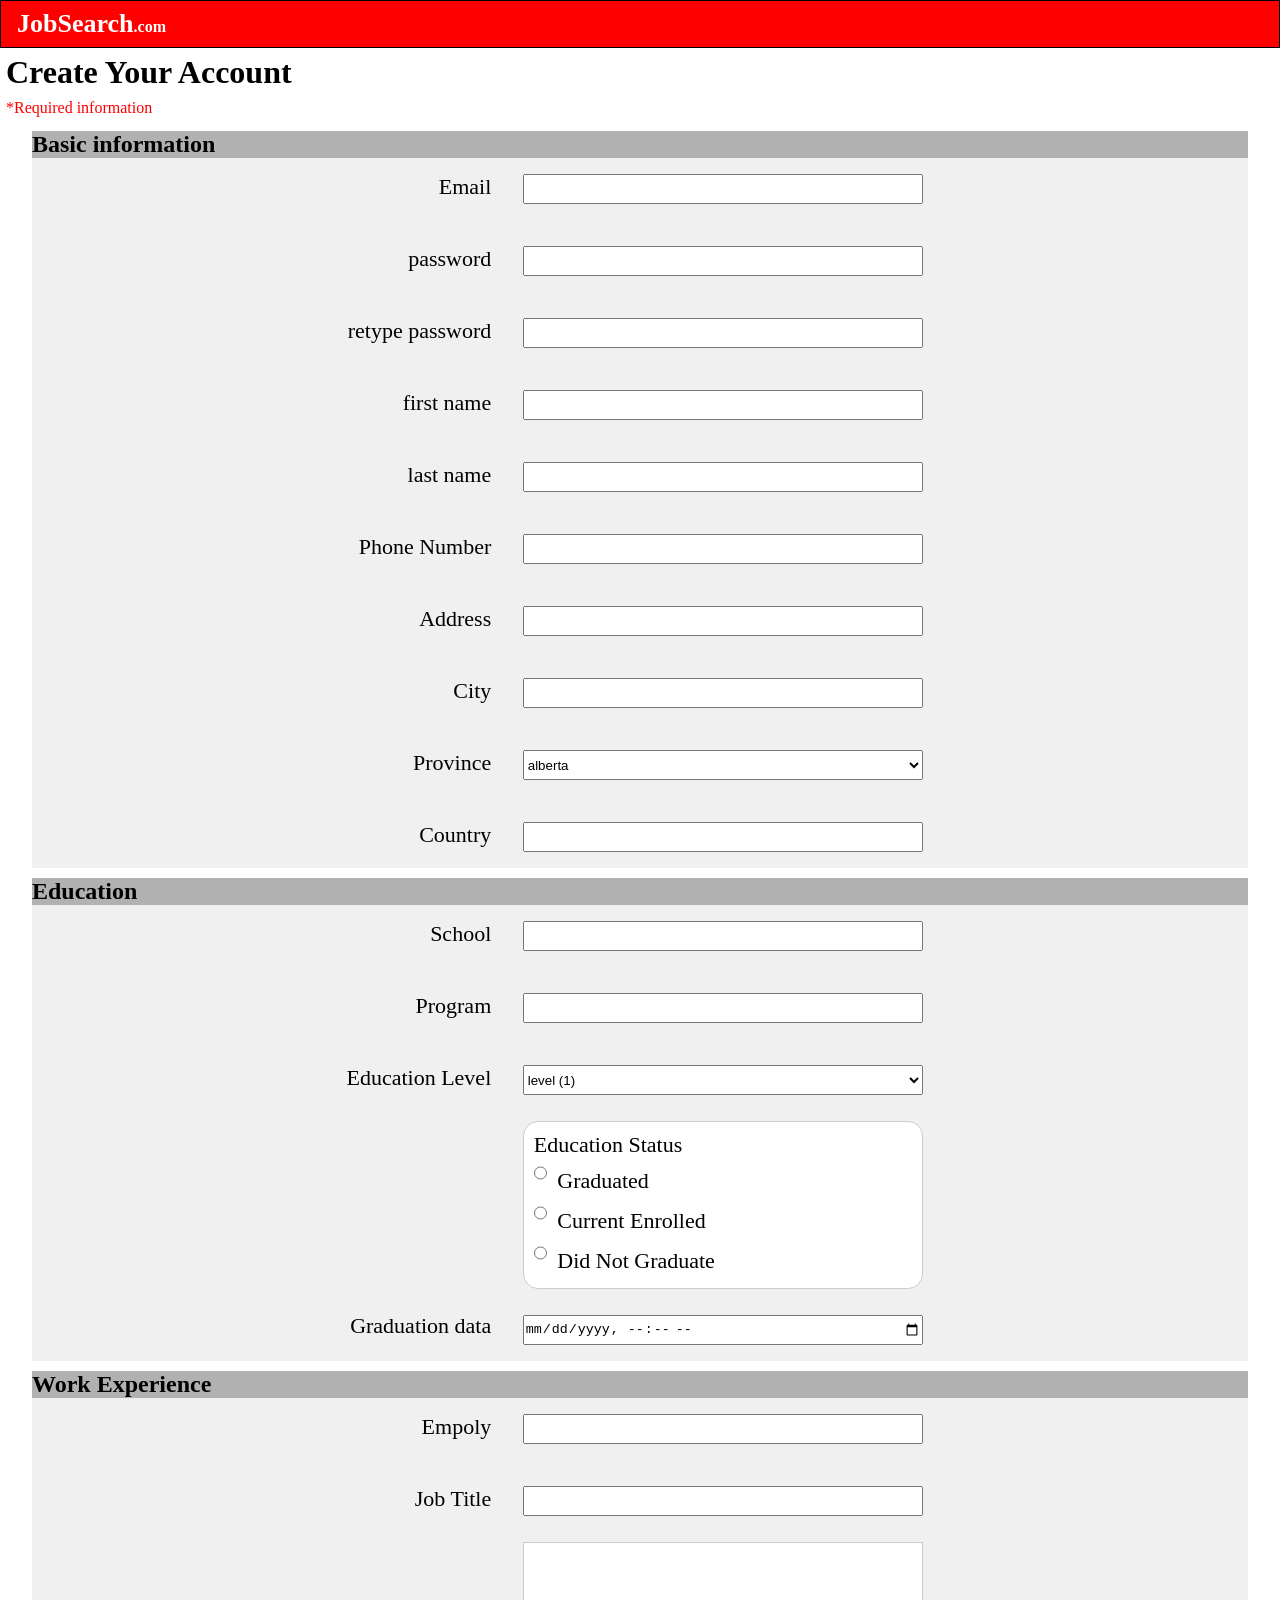
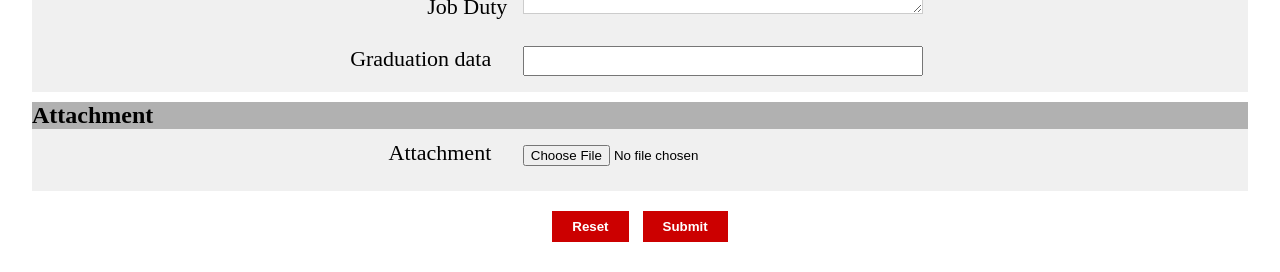
<file: Task-01-Regisitratiion form/index.html>
<!doctype html>
<html lang="en">
  <head>
    <meta charset="UTF-8" />
    <meta name="viewport" content="width=device-width, initial-scale=1.0" />
    <title>Task Creativa</title>
    <link rel="stylesheet" href="style.css" />
    <link
      rel="shortcut icon"
      href="imges/list_task_tasklist_checklist_check_icon_145964.png"
      type="image/x-icon"
    />
  </head>
  <body>
    <div class="continer">
      <div class="header">JobSearch<span>.com</span></div>
    </div>

    <div class="title">
      <h1>Create Your Account</h1>
      <p>*Required information</p>
    </div>

    <div class="section">
      <div class="section-title">
        <h2>Basic information</h2>
      </div>
      <div class="section-content">
        <div class="row">
          <label>Email</label>
          <input name="mail" type="email" />
        </div>
        <div class="row">
          <label>password</label>
          <input name="password" type="password" />
        </div>
        <div class="row">
          <label>retype password</label>
          <input name="re-password" type="password" />
        </div>
        <div class="row">
          <label>first name</label>
          <input name="FName" type="text" />
        </div>
        <div class="row">
          <label>last name</label>
          <input name="LName" type="text" />
        </div>
        <div class="row">
          <label>Phone Number</label>
          <input name="PNum" type="text" />
        </div>
        <div class="row">
          <label>Address</label>
          <input name="Address" type="text" />
        </div>
        <div class="row">
          <label>City</label>
          <input name="City" type="text" />
        </div>
        <div class="row">
          <label>Province</label>
          <select name="Province">
            <option value="alberta">alberta</option>
            <option value="El-marj">El-marj</option>
            <option value="Ain Shams">Ain Shams</option>
          </select>
        </div>
        <div class="row">
          <label>Country</label>
          <input name="Country" type="text" />
        </div>
      </div>
    </div>
    <div class="section">
      <div class="section-title">
        <h2>Education</h2>
      </div>
      <div class="section-content">
        <div class="row">
          <label>School</label>
          <input name="School" type="text" />
        </div>
        <div class="row">
          <label>Program</label>
          <input name="Program" type="text" />
        </div>
        <div class="row">
          <label>Education Level</label>
          <select name="E-L">
            <option value="1">level (1)</option>
            <option value="2">level (2)</option>
            <option value="3">level (3)</option>
            <option value="4">level (4)</option>
          </select>
        </div>

        <div class="row">
          <label></label>
          <div class="radio-box">
            <p>Education Status</p>
            <div class="radio-options">
              <input type="radio" id="graduated" name="edu_status" />
              <label for="graduated" class="radio-label">Graduated</label><br />

              <input type="radio" id="current" name="edu_status" />
              <label for="current" class="radio-label">Current Enrolled</label
              ><br />

              <input type="radio" id="didnot" name="edu_status" />
              <label for="didnot" class="radio-label">Did Not Graduate</label>
            </div>
          </div>
        </div>
        <div class="row">
          <label>Graduation data</label>
          <input name="G-D" type="datetime-local" />
        </div>
      </div>
    </div>
    <div class="section">
      <div class="section-title">
        <h2>Work Experience</h2>
      </div>
      <div class="section-content">
        <div class="row">
          <label>Empoly</label>
          <input name="Empoly" type="text" />
        </div>
        <div class="row">
          <label>Job Title</label>
          <input name="J-T" type="text" />
        </div>
        <div class="row">
          <label>Job Duty</label>
          <textarea name="job_duty" rows="4"></textarea>
        </div>
        <div class="row">
          <label>Graduation data</label>
          <input name="Work-Year" type="text" />
        </div>
      </div>
    </div>
    <div class="section">
      <div class="section-title">
        <h2>Attachment</h2>
      </div>
      <div class="section-content">
        <div class="row">
          <label>Attachment</label>
          <input name="Empoly" type="file" />
        </div>
      </div>
    </div>
    <div class="buttons-row">
      <button type="reset" class="btn-reset">Reset</button>
      <button type="submit" class="btn-submit">Submit</button>
    </div>
  </body>
</html>
</file>
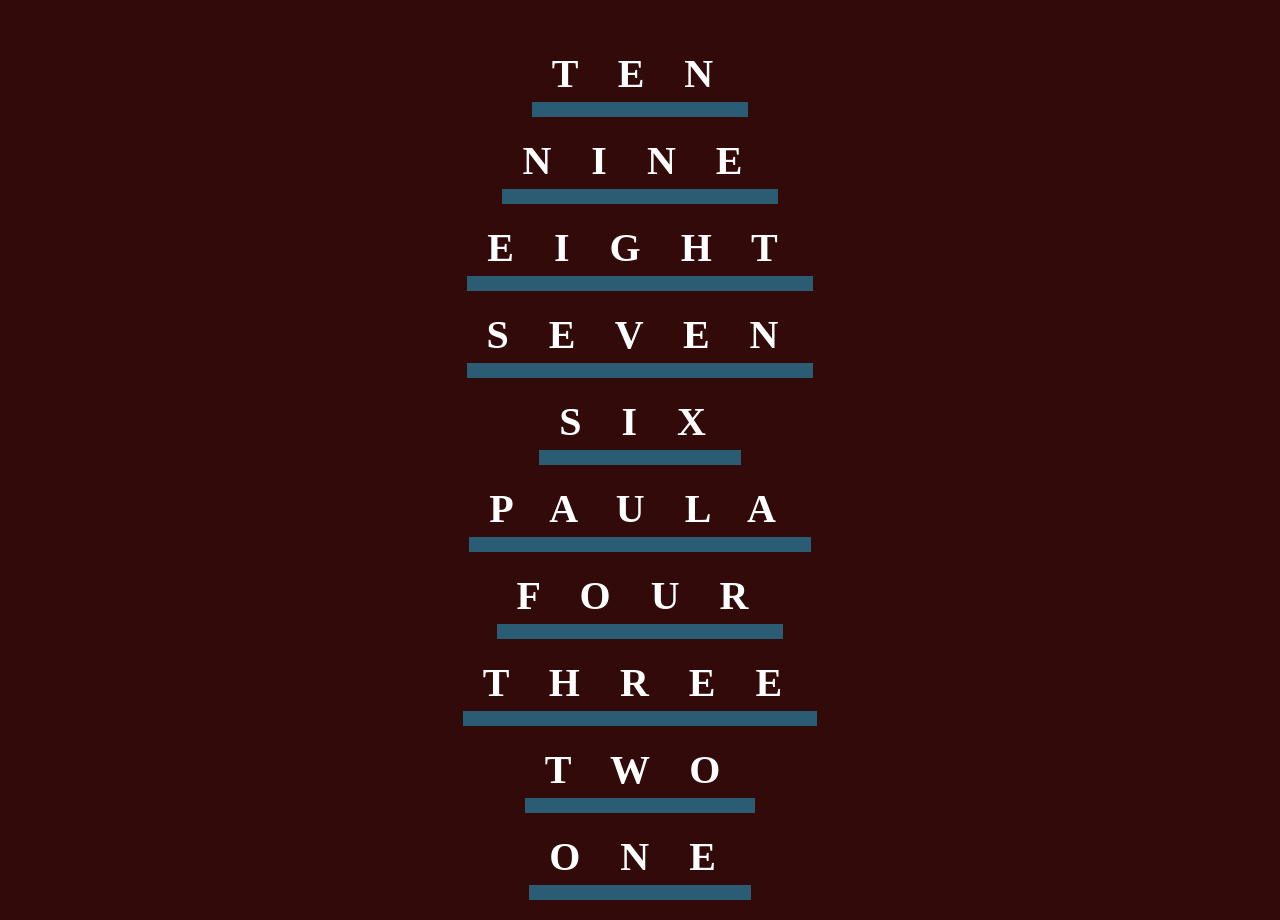
<file: Task-02-Numbers-Latout/index.html>
<!DOCTYPE html>
<html lang="en">
<head>
    <meta charset="UTF-8" />
    <meta name="viewport" content="width=device-width, initial-scale=1.0" />
    <title>Task Creativa</title>
    <link rel="stylesheet" href="style.css" />
    <link
      rel="shortcut icon"
      href="list_task_tasklist_checklist_check_icon_145964.png"
      type="image/x-icon"
    />
</head>
<body>
    <div class="container">
        <div class="word">T E N</div><br>
        <div class="word">N I N E</div><br>
        <div class="word">E I G H T</div><br>
        <div class="word">S E V E N</div><br>
        <div class="word">S I X</div><br>
        <div class="word" id="paula">P A U L A</div><br>
        <div class="word">F O U R</div><br>
        <div class="word">T H R E E</div><br>
        <div class="word">T W O</div><br>
        <div class="word">O N E</div>
    </div>
</body>
</html>
</file>
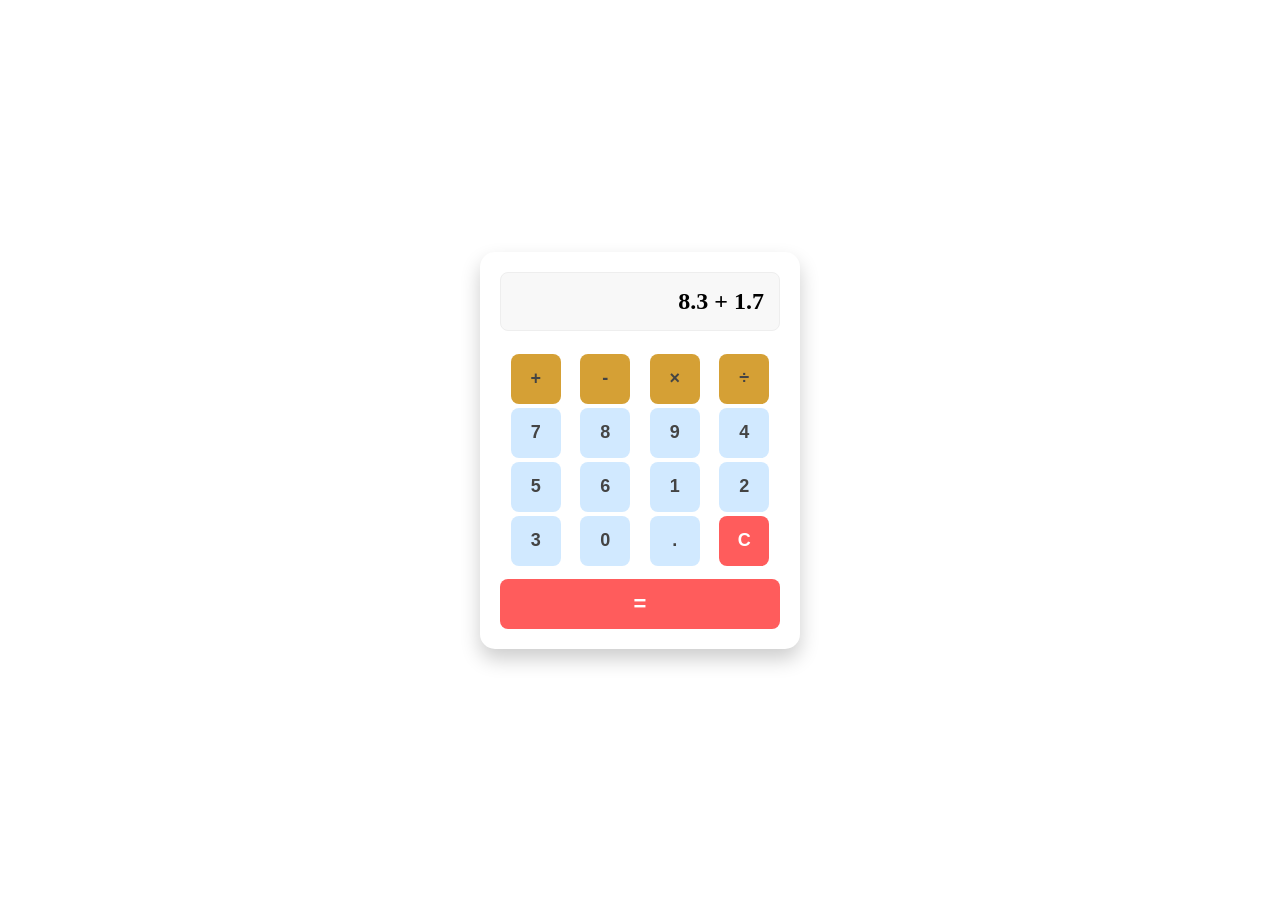
<file: Task-03-Calculator/index.html>
<!DOCTYPE html>
<html lang="en">
<head>
    <meta charset="UTF-8">
    <title>Calculator Task</title>
    <link rel="stylesheet" href="style.css">
</head>
<body>
    <div class="card">
        <div class="screen">8.3 + 1.7</div>
        
        <table>
            <tr>
                <td><button class="btn-orange">+</button></td>
                <td><button class="btn-orange">-</button></td>
                <td><button class="btn-orange">×</button></td>
                <td><button class="btn-orange">÷</button></td>
            </tr>
            <tr>
                <td><button class="btn-blue">7</button></td>
                <td><button class="btn-blue">8</button></td>
                <td><button class="btn-blue">9</button></td>
                <td><button class="btn-blue">4</button></td>
            </tr>
            <tr>
                <td><button class="btn-blue">5</button></td>
                <td><button class="btn-blue">6</button></td>
                <td><button class="btn-blue">1</button></td>
                <td><button class="btn-blue">2</button></td>
            </tr>
            <tr>
                <td><button class="btn-blue">3</button></td>
                <td><button class="btn-blue">0</button></td>
                <td><button class="btn-blue">.</button></td>
                <td><button class="btn-red">C</button></td>
            </tr>
        </table>
        
        <button class="btn-equal">=</button>
    </div>
</body>
</html>
</file>
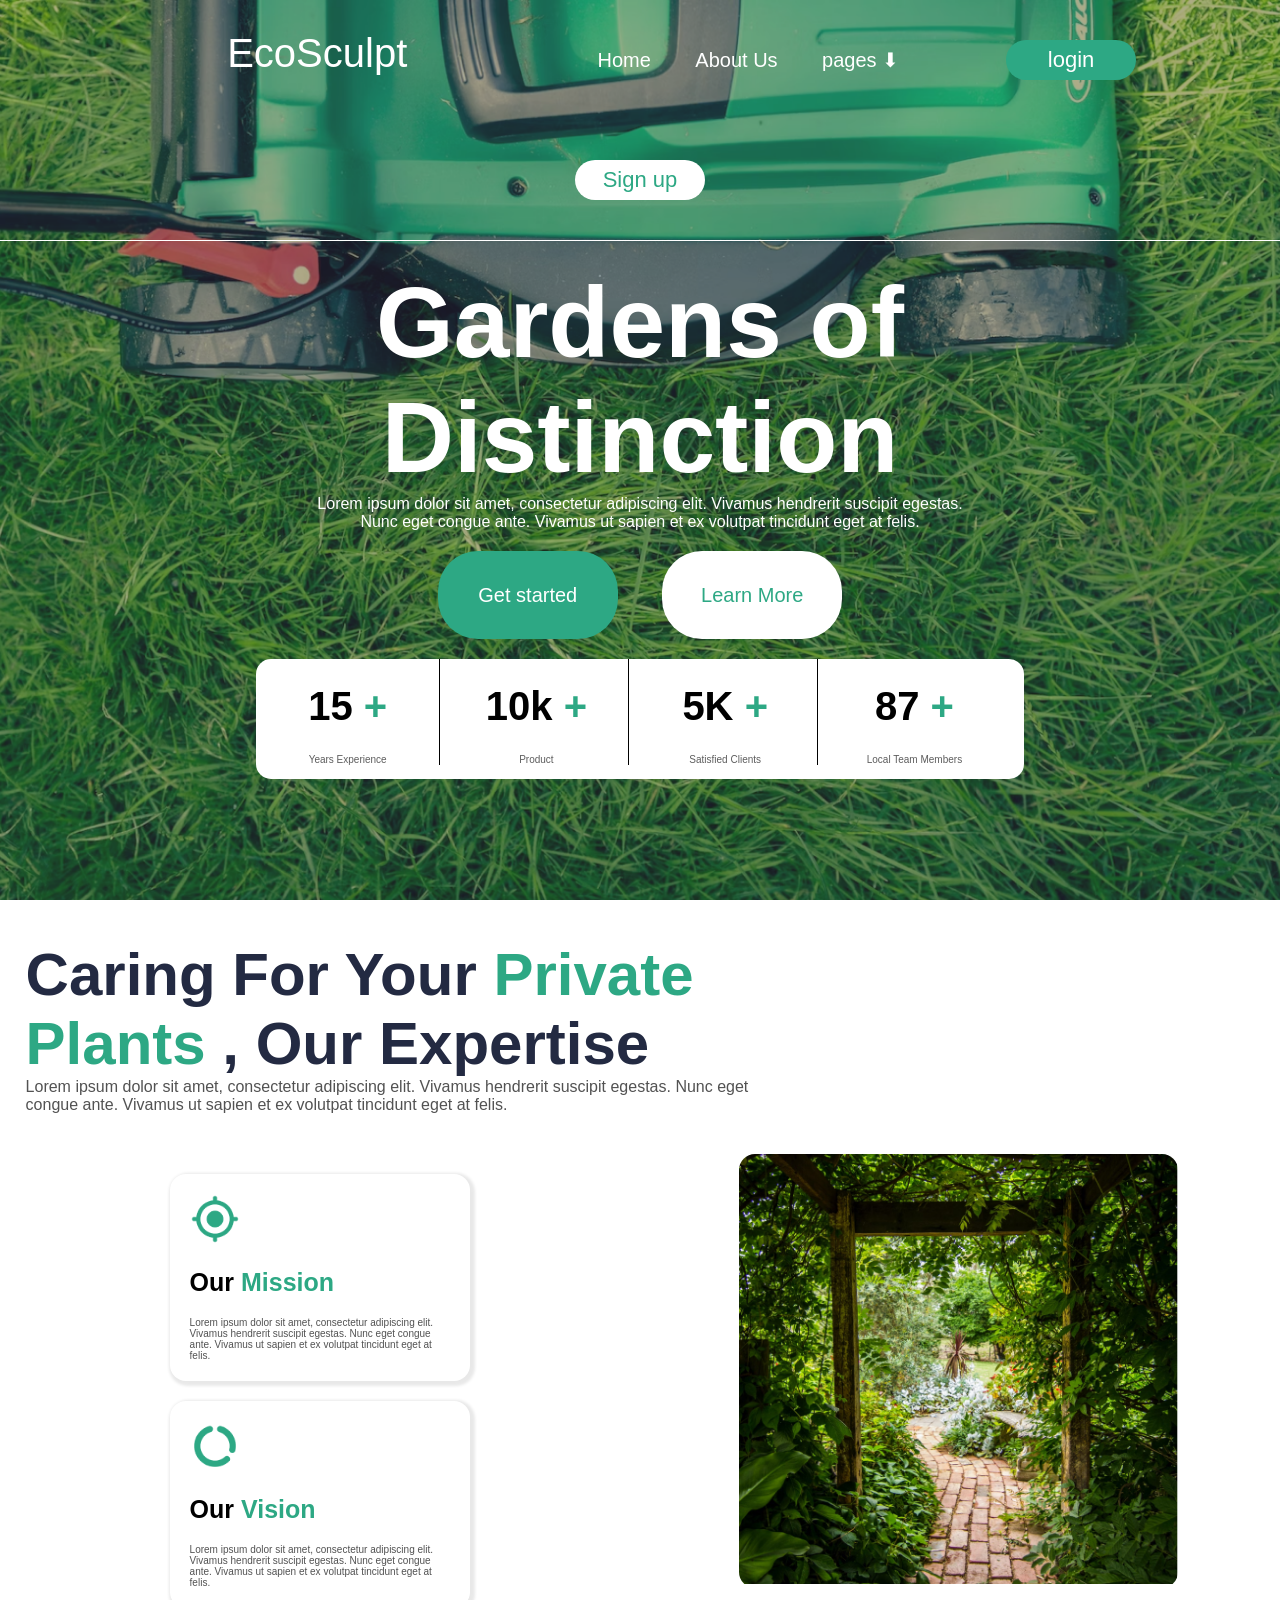
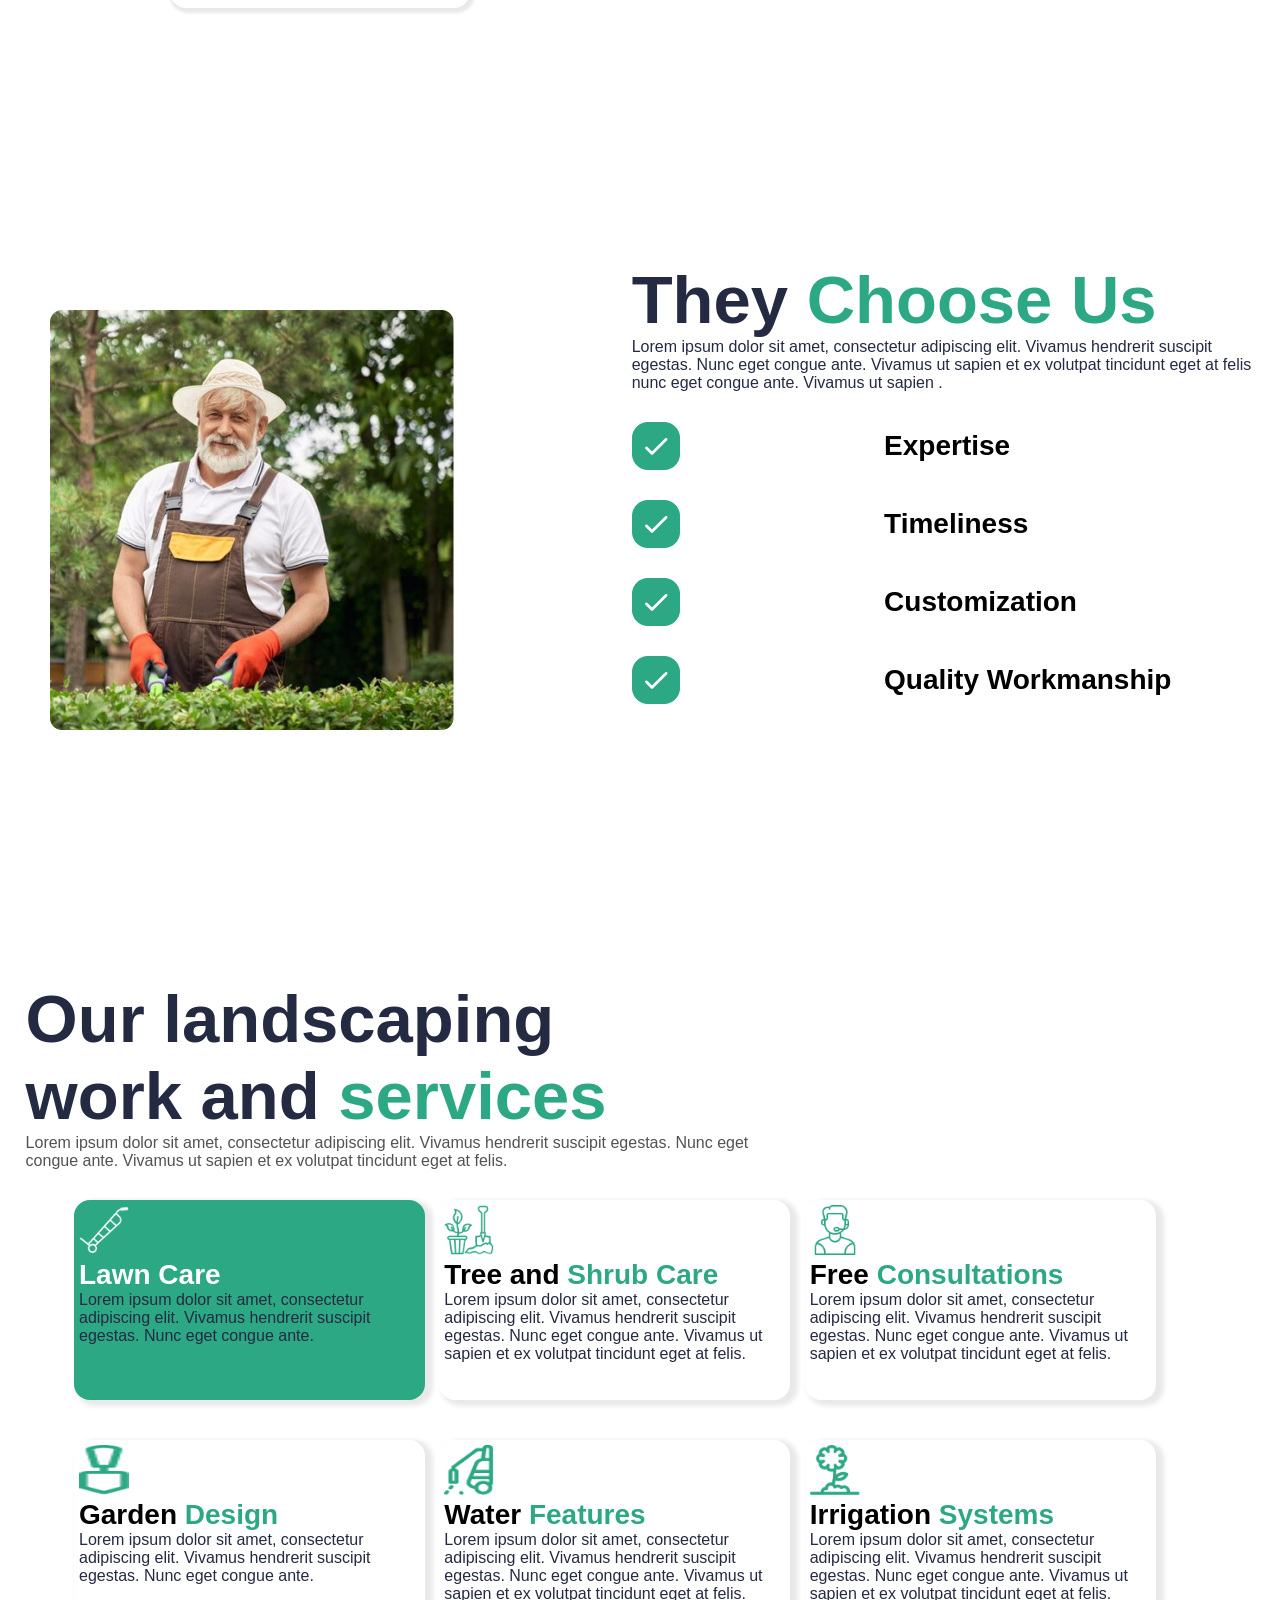
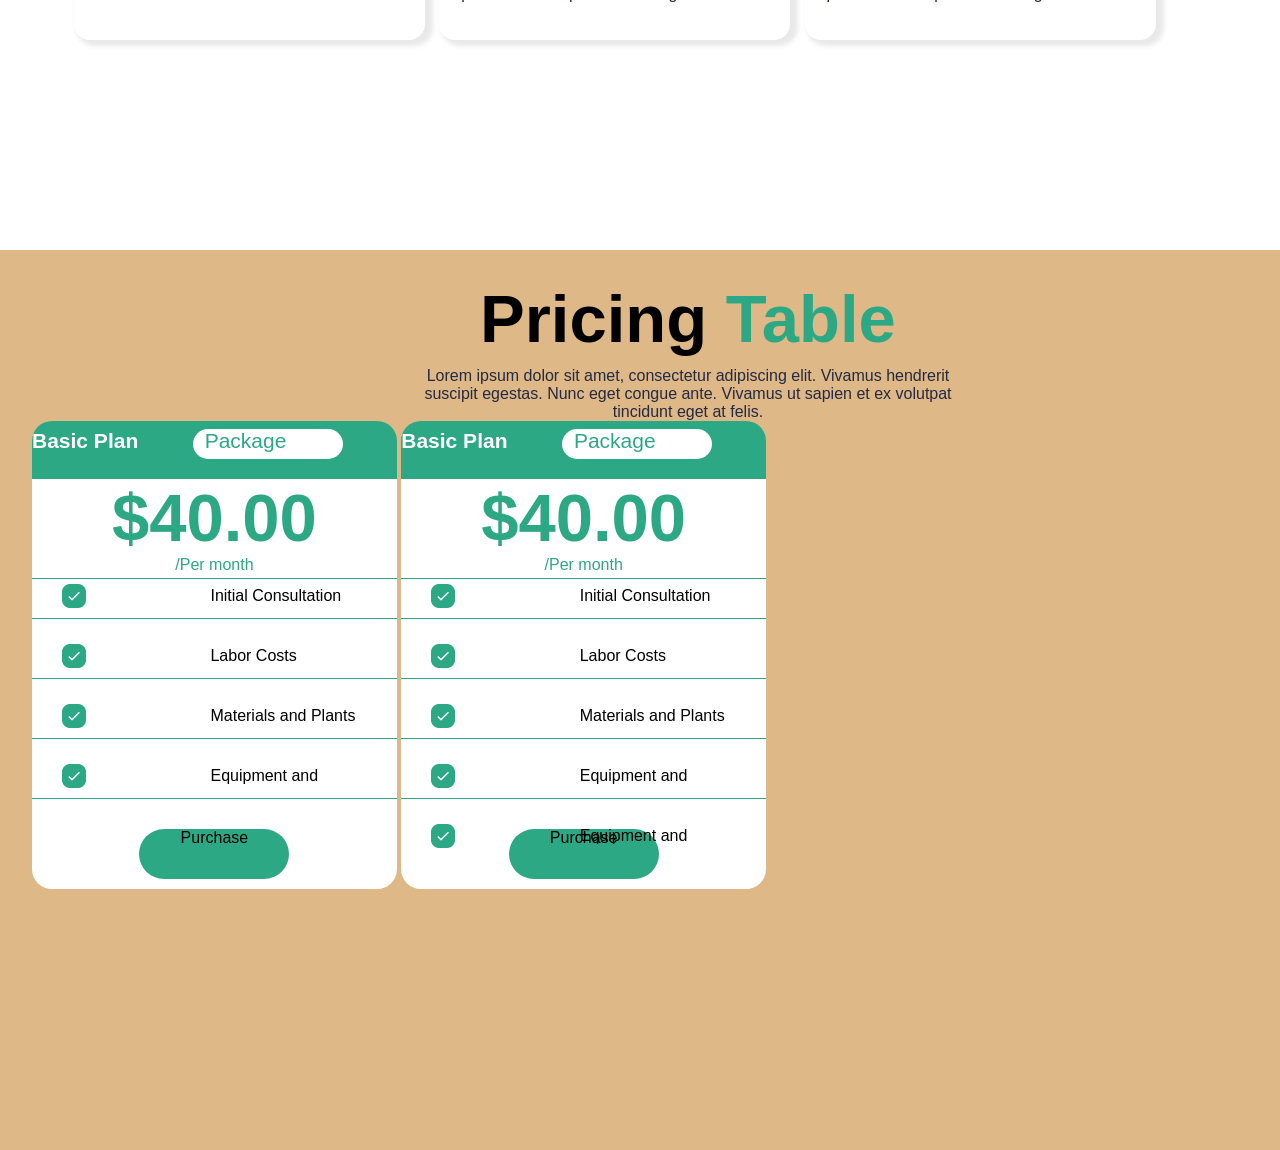
<file: Task-04-Landscaping-website/index.html>
<!doctype html>
<html lang="en">
  <head>
    <meta charset="UTF-8" />
    <meta name="viewport" content="width=device-width, initial-scale=1.0" />
    <link rel="stylesheet" href="style.css" />
    <title>nti</title>
  </head>
  <body>
    <div class="main-section">
      <div class="nav-bar">
        <div class="logo"><span>EcoSculpt</span></div>
        <div class="menu">
          <ul>
            <li><a href="#">Home</a></li>
            <li><a href="#">About Us</a></li>
            <li><a href="#">pages ⬇</a></li>
          </ul>
        </div>
        <div class="button">
          <button class="button-spical">login</button>
          <button>Sign up</button>
        </div>
      </div>
      <div class="contat-main-section">
        <h1>
          Gardens of <br />
          Distinction
        </h1>
        <p>
          Lorem ipsum dolor sit amet, consectetur adipiscing elit. Vivamus
          hendrerit suscipit egestas. <br />
          Nunc eget congue ante. Vivamus ut sapien et ex volutpat tincidunt eget
          at felis.
        </p>
      </div>
      <div class="button-main-section">
        <button class="button-spical">Get started</button>
        <button>Learn More</button>
      </div>
      <div class="card-main-section">
        <div class="box-card">
          <h3>15 <span>+</span></h3>
          <p>Years Experience</p>
        </div>
        <div class="box-card">
          <h3>10k <span>+</span></h3>
          <p>Product</p>
        </div>
        <div class="box-card">
          <h3>5K <span>+</span></h3>
          <p>Satisfied Clients</p>
        </div>
        <div id="spical-card" class="box-card">
          <h3>87 <span>+</span></h3>
          <p>Local Team Members</p>
        </div>
      </div>
    </div>
    <div class="about-us">
      <div class="text-about">
        <h2>
          Caring For Your
          <span>
            Private
            <br />
            Plants
          </span>
          , Our Expertise
        </h2>
        <p>
          Lorem ipsum dolor sit amet, consectetur adipiscing elit. Vivamus
          hendrerit suscipit egestas. Nunc eget <br />
          congue ante. Vivamus ut sapien et ex volutpat tincidunt eget at felis.
        </p>
      </div>
      <div class="card-about">
        <div class="lift-card">
          <div class="card">
            <img src="imges/Icon map.png" alt="Icon" />
            <h3>Our <span>Mission</span></h3>
            <p>
              Lorem ipsum dolor sit amet, consectetur adipiscing elit. Vivamus
              hendrerit suscipit egestas. Nunc eget congue ante. Vivamus ut
              sapien et ex volutpat tincidunt eget at felis.
            </p>
          </div>
          <div class="card">
            <img src="imges/Icon2.png" alt="Icon" />
            <h3>Our <span>Vision</span></h3>
            <p>
              Lorem ipsum dolor sit amet, consectetur adipiscing elit. Vivamus
              hendrerit suscipit egestas. Nunc eget congue ante. Vivamus ut
              sapien et ex volutpat tincidunt eget at felis.
            </p>
          </div>
        </div>
        <div class="right-card">
          <div class="img-card">
            <img src="imges/2.png" alt="imges" />
          </div>
        </div>
      </div>
    </div>
    <div class="why-choose-us">
      <div class="contant-choose">
        <div class="left-coulm">
          <img src="imges/man.png" alt="" />
        </div>
        <div class="right-coulm">
          <div class="text-right-coulm">
            <h3><span>They</span> Choose Us</h3>
            <p>
              Lorem ipsum dolor sit amet, consectetur adipiscing elit. Vivamus
              hendrerit suscipit egestas. Nunc eget congue ante. Vivamus ut
              sapien et ex volutpat tincidunt eget at felis nunc eget congue
              ante. Vivamus ut sapien .
            </p>
            <div class="text-icon">
              <ul>
                <li>
                  <img src="imges/li Icon 1.png" alt="icon" />
                  <h5>Expertise</h5>
                </li>
              </ul>
            </div>
            <div class="text-icon">
              <ul>
                <li>
                  <img src="imges/li Icon 1.png" alt="icon" />
                  <h5>Timeliness</h5>
                </li>
              </ul>
            </div>
            <div class="text-icon">
              <ul>
                <li>
                  <img src="imges/li Icon 1.png" alt="icon" />
                  <h5>Customization</h5>
                </li>
              </ul>
            </div>
            <div class="text-icon">
              <ul>
                <li>
                  <img src="imges/li Icon 1.png" alt="icon" />
                  <h5>Quality Workmanship</h5>
                </li>
              </ul>
            </div>
          </div>
        </div>
      </div>
    </div>
    <div class="our-services">
      <div class="text-our-services">
        <h2>
          Our landscaping <br />
          work and <span>services</span>
        </h2>
        <p>
          Lorem ipsum dolor sit amet, consectetur adipiscing elit. Vivamus
          hendrerit suscipit egestas. Nunc eget <br />
          congue ante. Vivamus ut sapien et ex volutpat tincidunt eget at felis.
        </p>
      </div>
      <div class="card-our-services">
        <div class="card button-spical">
          <img src="imges/Lawn Mower.png" alt="Icon" />
          <h3>Lawn Care</h3>
          <p>
            Lorem ipsum dolor sit amet, consectetur adipiscing elit. Vivamus
            hendrerit suscipit egestas. Nunc eget congue ante.
          </p>
        </div>
        <div class="card">
          <img src="imges/icon22.png" alt="Icon" />
          <h3>Tree and <span>Shrub Care</span></h3>
          <p>
            Lorem ipsum dolor sit amet, consectetur adipiscing elit. Vivamus
            hendrerit suscipit egestas. Nunc eget congue ante. Vivamus ut sapien
            et ex volutpat tincidunt eget at felis.
          </p>
        </div>
        <div class="card">
          <img src="imges/Consultant.png" alt="Icon" />
          <h3>Free <span>Consultations</span></h3>
          <p>
            Lorem ipsum dolor sit amet, consectetur adipiscing elit. Vivamus
            hendrerit suscipit egestas. Nunc eget congue ante. Vivamus ut sapien
            et ex volutpat tincidunt eget at felis.
          </p>
        </div>
      </div>
      <div class="card-our-services">
        <div class="card">
          <img src="imges/Vector.png" alt="Icon" />
          <h3>Garden <span>Design</span></h3>
          <p>
            Lorem ipsum dolor sit amet, consectetur adipiscing elit. Vivamus
            hendrerit suscipit egestas. Nunc eget congue ante.
          </p>
        </div>
        <div class="card">
          <img src="imges/Vector (1).png" alt="Icon" />
          <h3>Water <span>Features</span></h3>
          <p>
            Lorem ipsum dolor sit amet, consectetur adipiscing elit. Vivamus
            hendrerit suscipit egestas. Nunc eget congue ante. Vivamus ut sapien
            et ex volutpat tincidunt eget at felis.
          </p>
        </div>
        <div class="card">
          <img src="imges/Vector (2).png" alt="Icon" />
          <h3>Irrigation <span>Systems</span></h3>
          <p>
            Lorem ipsum dolor sit amet, consectetur adipiscing elit. Vivamus
            hendrerit suscipit egestas. Nunc eget congue ante. Vivamus ut sapien
            et ex volutpat tincidunt eget at felis.
          </p>
        </div>
      </div>
    </div>
    <div class="pricing">
      <div class="header-pricing">
        <h2>Pricing <span> Table</span></h2>
        <p>
          Lorem ipsum dolor sit amet, consectetur adipiscing elit. Vivamus
          hendrerit suscipit egestas. Nunc eget congue ante. Vivamus ut sapien
          et ex volutpat tincidunt eget at felis.
        </p>
      </div>
      <div class="card-price">
        <div class="basic-stander">
            <div class="frist">
                <h3>Basic Plan</h3>
                <p>Package</p>
            </div>
            <div class="second">
                <h4>$40.00</h4>
                <p>/Per month</p>
            </div>
            <div class="third">
                <div class="items-third">
                    <img src="imges/li Icon 1.png" alt="icon">
                    <p>Initial Consultation</p>
                </div>
                <div class="items-third">
                    <img src="imges/li Icon 1.png" alt="icon">
                    <p>Labor Costs</p>
                </div>
                <div class="items-third">
                    <img src="imges/li Icon 1.png" alt="icon">
                    <p>Materials and Plants</p>
                </div>
                <div class="items-third">
                    <img src="imges/li Icon 1.png" alt="icon">
                    <p>Equipment and </p>
                </div>
            </div>
            <div class="four">
                <p>Purchase</p>
            </div>
        </div>
        <div class="basic-stander">
            <div class="frist">
                <h3>Basic Plan</h3>
                <p>Package</p>
            </div>
            <div class="second">
                <h4>$40.00</h4>
                <p>/Per month</p>
            </div>
            <div class="third">
                <div class="items-third">
                    <img src="imges/li Icon 1.png" alt="icon">
                    <p>Initial Consultation</p>
                </div>
                <div class="items-third">
                    <img src="imges/li Icon 1.png" alt="icon">
                    <p>Labor Costs</p>
                </div>
                <div class="items-third">
                    <img src="imges/li Icon 1.png" alt="icon">
                    <p>Materials and Plants</p>
                </div>
                <div class="items-third">
                    <img src="imges/li Icon 1.png" alt="icon">
                    <p>Equipment and </p>
                </div>
                <div class="items-third">
                    <img src="imges/li Icon 1.png" alt="icon">
                    <p>Equipment and </p>
                </div>
            </div>
            <div class="four">
                <p>Purchase</p>
            </div>
        </div>
        
        <div class="premium">
        </div>
      </div>
    </div>
  </body>
</html>
</file>
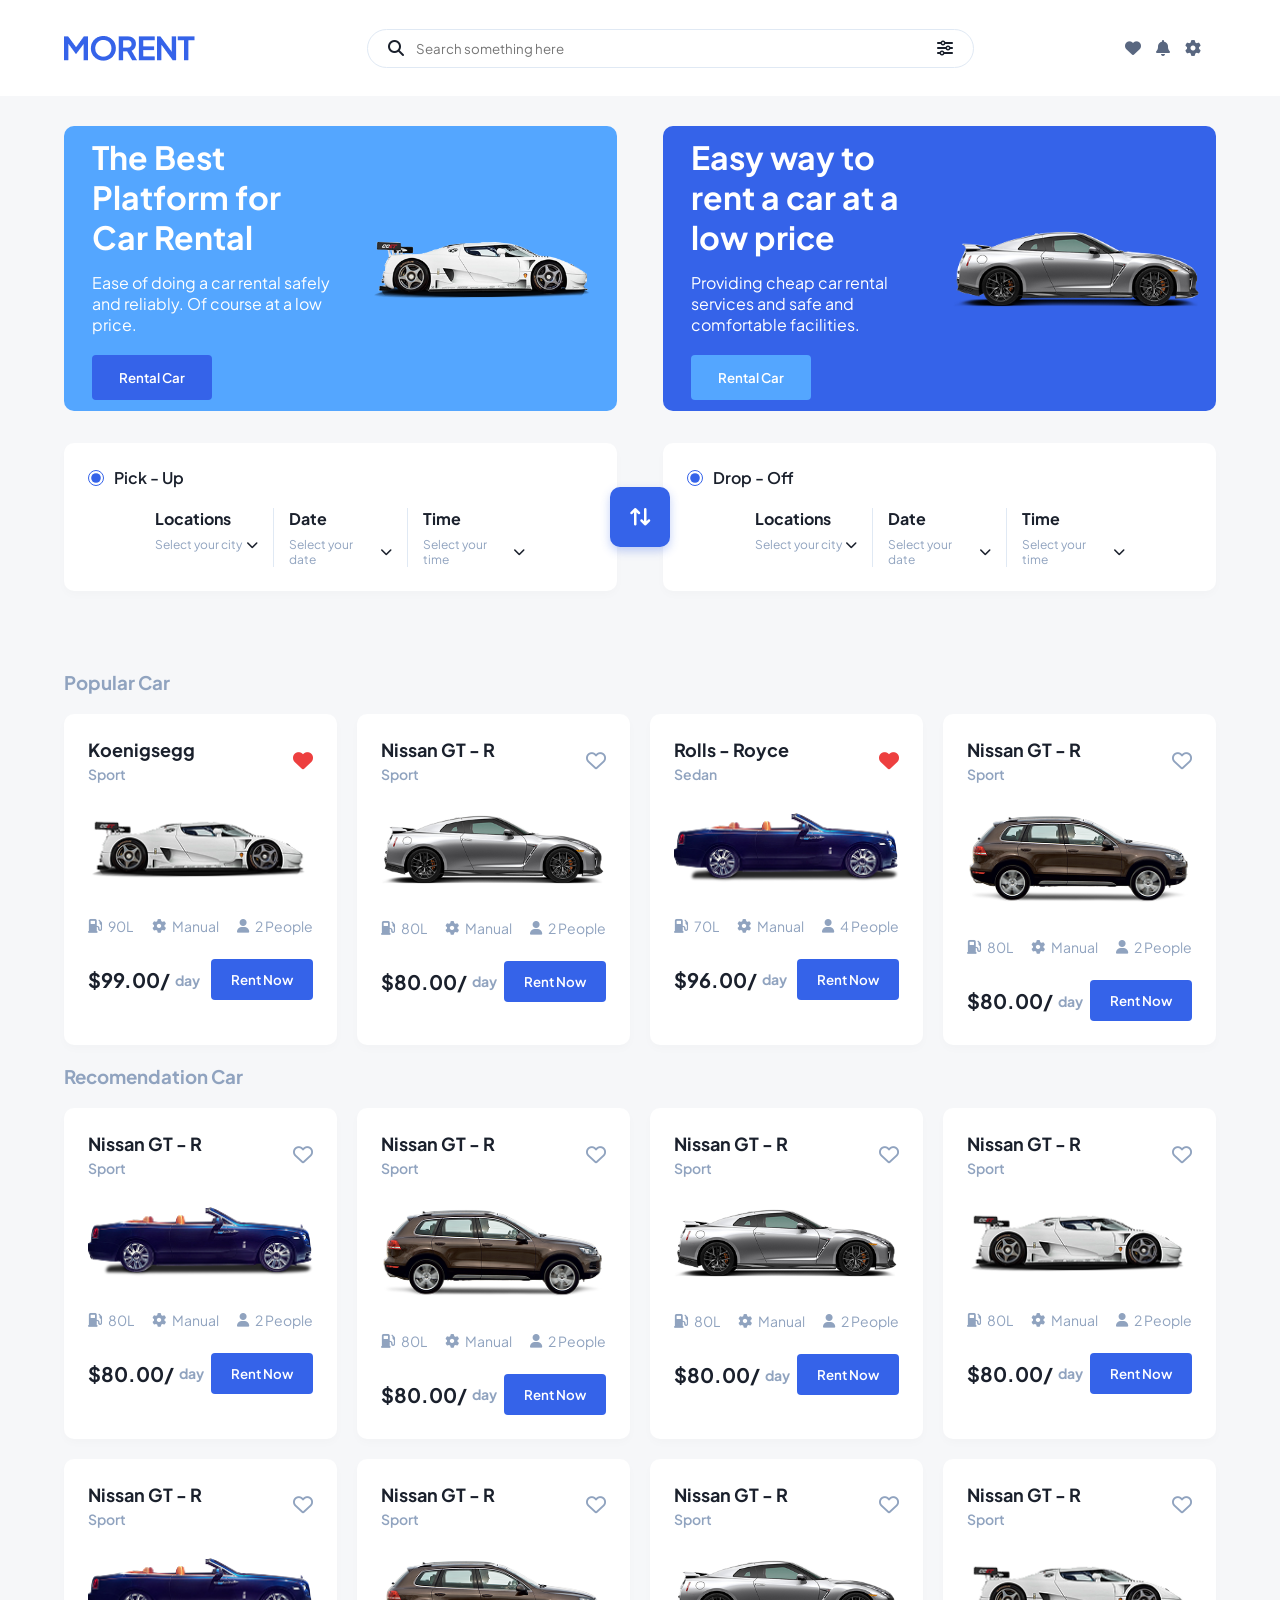
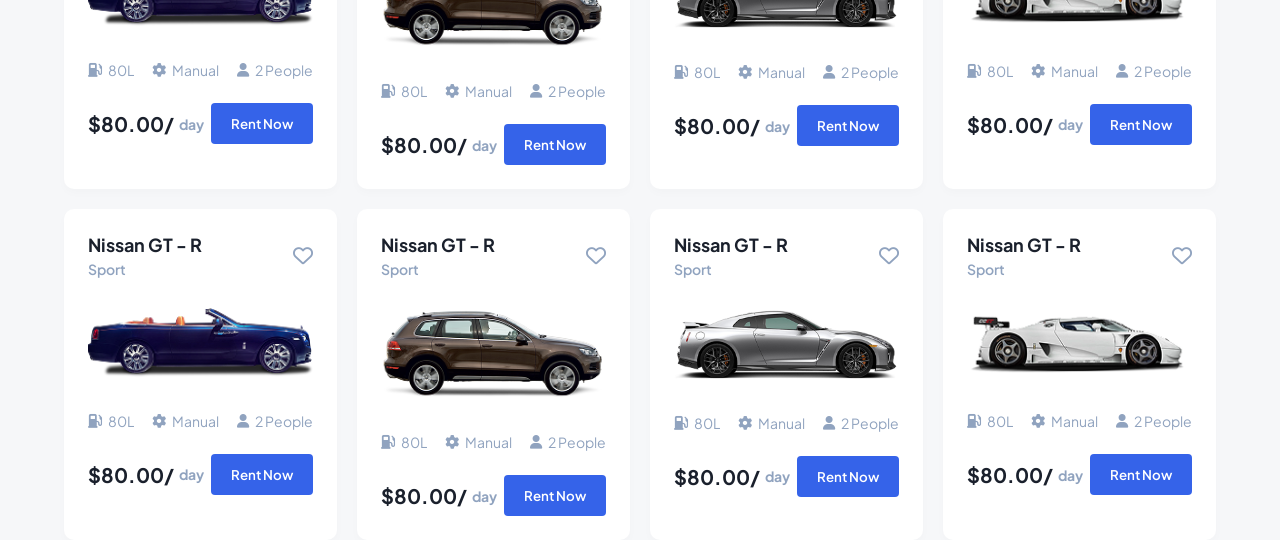
<file: Task-05-Morent-Website/index.html>
<!doctype html>
<html lang="en">
  <head>
    <meta charset="UTF-8" />
    <meta name="viewport" content="width=device-width, initial-scale=1.0" />
    <link rel="shortcut icon" href="imges/icon Logo.png" type="image/x-icon" />
    <link rel="preconnect" href="https://fonts.googleapis.com" />
    <link rel="preconnect" href="https://fonts.gstatic.com" crossorigin />
    <link
      href="https://fonts.googleapis.com/css2?family=Plus+Jakarta+Sans:ital,wght@0,200..800;1,200..800&display=swap"
      rel="stylesheet"
    />
    <link
      rel="stylesheet"
      href="https://cdnjs.cloudflare.com/ajax/libs/font-awesome/6.5.2/css/all.min.css"
      crossorigin="anonymous"
      referrerpolicy="no-referrer"
    />
    <link rel="stylesheet" href="css/style.css" />
    <title>MORENT</title>
  </head>
  <body>
    <nav style="background-color: white; padding: 10px 0;">
      <div class="container d-flex py-1 space-between align-item">
        <div class="logo w-25 space-between d-flex py-1">
          <img src="imges/icon Logo.png" alt="#" style="max-height: 35px;" />
        </div>
        <div class="search w-50 space-between align-item d-flex" style="padding: 10px 20px;">
          <i class="fa-solid fa-magnifying-glass"></i>
          <input type="search" placeholder="Search something here" />
          <i class="fa-solid fa-sliders"></i>
        </div>
        <div class="menu-nav w-25 d-flex py-1 align-item" style="justify-content: flex-end; padding-right: 5%;">
          <i class="fa-solid fa-heart"></i>
          <i class="fa-solid fa-bell"></i>
          <i class="fa-solid fa-gear"></i>
        </div>
      </div>
    </nav>

    <div class="container-fulid wrap d-flex space-between" style="margin-top: 30px;">
      
      <div class="content-card space-between align-item d-flex">
        <div class="text-content w-50">
          <h2>The Best Platform for Car Rental</h2>
          <p>Ease of doing a car rental safely and reliably. Of course at a low price.</p>
          <button class="btns">Rental Car</button>
        </div>
        <div class="img-content">
          <img src="imges/image 7.png" alt="#" />
        </div>
      </div>

      <div class="content-card space-between align-item d-flex" style="background-color: #3563E9;">
        <div class="text-content w-50">
          <h2>Easy way to rent a car at a low price</h2>
          <p>Providing cheap car rental services and safe and comfortable facilities.</p>
          <button class="btns" style="background-color: #54A6FF;">Rental Car</button>
        </div>
        <div class="img-content">
          <img src="imges/image 8.png" alt="#" />
        </div>
      </div>

      <div class="booking-section d-flex space-between wrap w-100 align-item">
        <div class="book-card d-flex">
          <div class="radio-header d-flex align-item">
            <input type="radio" id="pickup" name="booking" checked />
            <label for="pickup">Pick - Up</label>
          </div>
          <div class="booking-details d-flex space-between">
            <div class="detail-item">
              <h4>Locations</h4>
              <div class="select-box d-flex space-between align-item">
                <span class="t-muted">Select your city</span>
                <i class="fa-solid fa-chevron-down t-muted"></i>
              </div>
            </div>
            <div class="detail-item border-sides">
              <h4>Date</h4>
              <div class="select-box d-flex space-between align-item">
                <span class="t-muted">Select your date</span>
                <i class="fa-solid fa-chevron-down t-muted"></i>
              </div>
            </div>
            <div class="detail-item">
              <h4>Time</h4>
              <div class="select-box d-flex space-between align-item">
                <span class="t-muted">Select your time</span>
                <i class="fa-solid fa-chevron-down t-muted"></i>
              </div>
            </div>
          </div>
        </div>

        <div class="arrow-btn d-flex btns">
          <i class="fa-solid fa-arrow-right-arrow-left" style="transform: rotate(90deg);"></i>
        </div>

        <div class="book-card d-flex">
          <div class="radio-header d-flex align-item">
            <input type="radio" id="dropoff" name="booking2" checked />
            <label for="dropoff">Drop - Off</label>
          </div>
          <div class="booking-details d-flex space-between">
            <div class="detail-item">
              <h4>Locations</h4>
              <div class="select-box d-flex space-between align-item">
                <span class="t-muted">Select your city</span>
                <i class="fa-solid fa-chevron-down t-muted"></i>
              </div>
            </div>
            <div class="detail-item border-sides">
              <h4>Date</h4>
              <div class="select-box d-flex space-between align-item">
                <span class="t-muted">Select your date</span>
                <i class="fa-solid fa-chevron-down t-muted"></i>
              </div>
            </div>
            <div class="detail-item">
              <h4>Time</h4>
              <div class="select-box d-flex space-between align-item">
                <span class="t-muted">Select your time</span>
                <i class="fa-solid fa-chevron-down t-muted"></i>
              </div>
            </div>
          </div>
        </div>
      </div>

      <div class="cars-container w-100 d-flex wrap">
        <div class="text t-muted w-100">
          <h3>Popular Car</h3>
        </div>
        <!-- frist row -->
        <div class="car-card">
          <div class="card-header d-flex space-between align-item">
            <div>
              <h3>Koenigsegg</h3>
              <p class="t-muted" style="font-size: 14px; font-weight: 600;">Sport</p>
            </div>
            <i class="fa-solid fa-heart" style="color: #ED3F3F; font-size: 20px;"></i>
          </div>
          <div class="car-img w-100">
            <img src="imges/car.png" alt="Car" class="w-100" />
          </div>
          <div class="car-specs d-flex space-between t-muted">
            <span><i class="fa-solid fa-gas-pump"></i> 90L</span>
            <span><i class="fa-solid fa-gear"></i> Manual</span>
            <span><i class="fa-solid fa-user"></i> 2 People</span>
          </div>
          <div class="card-footer d-flex space-between align-item">
            <div class="price">
              <h4>$99.00/ <span class="t-muted" style="font-size: 14px; margin-left: 5px;">day</span></h4>
            </div>
            <button class="btns rent-btn">Rent Now</button>
          </div>
        </div>
        
        <div class="car-card">
          <div class="card-header d-flex space-between align-item">
            <div>
              <h3>Nissan GT - R</h3>
              <p class="t-muted" style="font-size: 14px; font-weight: 600;">Sport</p>
            </div>
            <i class="fa-regular fa-heart t-muted" style="font-size: 20px;"></i>
          </div>
          <div class="car-img w-100">
            <img src="imges/image 8.png" alt="Car" class="w-100" />
          </div>
          <div class="car-specs d-flex space-between t-muted">
            <span><i class="fa-solid fa-gas-pump"></i> 80L</span>
            <span><i class="fa-solid fa-gear"></i> Manual</span>
            <span><i class="fa-solid fa-user"></i> 2 People</span>
          </div>
          <div class="card-footer d-flex space-between align-item">
            <div class="price">
              <h4>$80.00/ <span class="t-muted" style="font-size: 14px; margin-left: 5px;">day</span></h4>
            </div>
            <button class="btns rent-btn">Rent Now</button>
          </div>
        </div>

        <div class="car-card">
          <div class="card-header d-flex space-between align-item">
            <div>
              <h3>Rolls - Royce</h3>
              <p class="t-muted" style="font-size: 14px; font-weight: 600;">Sedan</p>
            </div>
            <i class="fa-solid fa-heart" style="color: #ED3F3F; font-size: 20px;"></i>
          </div>
          <div class="car-img w-100">
            <img src="imges/Car (1).png" alt="Car" class="w-100" />
          </div>
          <div class="car-specs d-flex space-between t-muted">
            <span><i class="fa-solid fa-gas-pump"></i> 70L</span>
            <span><i class="fa-solid fa-gear"></i> Manual</span>
            <span><i class="fa-solid fa-user"></i> 4 People</span>
          </div>
          <div class="card-footer d-flex space-between align-item">
            <div class="price">
              <h4>$96.00/ <span class="t-muted" style="font-size: 14px; margin-left: 5px;">day</span></h4>
            </div>
            <button class="btns rent-btn">Rent Now</button>
          </div>
        </div>

        <div class="car-card">
          <div class="card-header d-flex space-between align-item">
            <div>
              <h3>Nissan GT - R</h3>
              <p class="t-muted" style="font-size: 14px; font-weight: 600;">Sport</p>
            </div>
            <i class="fa-regular fa-heart t-muted" style="font-size: 20px;"></i>
          </div>
          <div class="car-img w-100">
            <img src="imges/Car (2).png" alt="Car" class="w-100" />
          </div>
          <div class="car-specs d-flex space-between t-muted">
            <span><i class="fa-solid fa-gas-pump"></i> 80L</span>
            <span><i class="fa-solid fa-gear"></i> Manual</span>
            <span><i class="fa-solid fa-user"></i> 2 People</span>
          </div>
          <div class="card-footer d-flex space-between align-item">
            <div class="price">
              <h4>$80.00/ <span class="t-muted" style="font-size: 14px; margin-left: 5px;">day</span></h4>
            </div>
            <button class="btns rent-btn">Rent Now</button>
          </div>
        </div>
        <!-- 2 row cards -->
         <div class="text t-muted w-100">
          <h3>Recomendation Car</h3>
        </div>
        <div class="car-card">
          <div class="card-header d-flex space-between align-item">
            <div>
              <h3>Nissan GT - R</h3>
              <p class="t-muted" style="font-size: 14px; font-weight: 600;">Sport</p>
            </div>
            <i class="fa-regular fa-heart t-muted" style="font-size: 20px;"></i>
          </div>
          <div class="car-img w-100">
            <img src="imges/Car (1).png" alt="Car" class="w-100" />
          </div>
          <div class="car-specs d-flex space-between t-muted">
            <span><i class="fa-solid fa-gas-pump"></i> 80L</span>
            <span><i class="fa-solid fa-gear"></i> Manual</span>
            <span><i class="fa-solid fa-user"></i> 2 People</span>
          </div>
          <div class="card-footer d-flex space-between align-item">
            <div class="price">
              <h4>$80.00/ <span class="t-muted" style="font-size: 14px; margin-left: 5px;">day</span></h4>
            </div>
            <button class="btns rent-btn">Rent Now</button>
          </div>
        </div>
        <div class="car-card">
          <div class="card-header d-flex space-between align-item">
            <div>
              <h3>Nissan GT - R</h3>
              <p class="t-muted" style="font-size: 14px; font-weight: 600;">Sport</p>
            </div>
            <i class="fa-regular fa-heart t-muted" style="font-size: 20px;"></i>
          </div>
          <div class="car-img w-100">
            <img src="imges/Car (2).png" alt="Car" class="w-100" />
          </div>
          <div class="car-specs d-flex space-between t-muted">
            <span><i class="fa-solid fa-gas-pump"></i> 80L</span>
            <span><i class="fa-solid fa-gear"></i> Manual</span>
            <span><i class="fa-solid fa-user"></i> 2 People</span>
          </div>
          <div class="card-footer d-flex space-between align-item">
            <div class="price">
              <h4>$80.00/ <span class="t-muted" style="font-size: 14px; margin-left: 5px;">day</span></h4>
            </div>
            <button class="btns rent-btn">Rent Now</button>
          </div>
        </div>
        <div class="car-card">
          <div class="card-header d-flex space-between align-item">
            <div>
              <h3>Nissan GT - R</h3>
              <p class="t-muted" style="font-size: 14px; font-weight: 600;">Sport</p>
            </div>
            <i class="fa-regular fa-heart t-muted" style="font-size: 20px;"></i>
          </div>
          <div class="car-img w-100">
            <img src="imges/image 8.png" alt="Car" class="w-100" />
          </div>
          <div class="car-specs d-flex space-between t-muted">
            <span><i class="fa-solid fa-gas-pump"></i> 80L</span>
            <span><i class="fa-solid fa-gear"></i> Manual</span>
            <span><i class="fa-solid fa-user"></i> 2 People</span>
          </div>
          <div class="card-footer d-flex space-between align-item">
            <div class="price">
              <h4>$80.00/ <span class="t-muted" style="font-size: 14px; margin-left: 5px;">day</span></h4>
            </div>
            <button class="btns rent-btn">Rent Now</button>
          </div>
        </div>
        <div class="car-card">
          <div class="card-header d-flex space-between align-item">
            <div>
              <h3>Nissan GT - R</h3>
              <p class="t-muted" style="font-size: 14px; font-weight: 600;">Sport</p>
            </div>
            <i class="fa-regular fa-heart t-muted" style="font-size: 20px;"></i>
          </div>
          <div class="car-img w-100">
            <img src="imges/car.png" alt="Car" class="w-100" />
          </div>
          <div class="car-specs d-flex space-between t-muted">
            <span><i class="fa-solid fa-gas-pump"></i> 80L</span>
            <span><i class="fa-solid fa-gear"></i> Manual</span>
            <span><i class="fa-solid fa-user"></i> 2 People</span>
          </div>
          <div class="card-footer d-flex space-between align-item">
            <div class="price">
              <h4>$80.00/ <span class="t-muted" style="font-size: 14px; margin-left: 5px;">day</span></h4>
            </div>
            <button class="btns rent-btn">Rent Now</button>
          </div>
        </div>
        
        <!-- 3 row cards -->
        <div class="car-card">
          <div class="card-header d-flex space-between align-item">
            <div>
              <h3>Nissan GT - R</h3>
              <p class="t-muted" style="font-size: 14px; font-weight: 600;">Sport</p>
            </div>
            <i class="fa-regular fa-heart t-muted" style="font-size: 20px;"></i>
          </div>
          <div class="car-img w-100">
            <img src="imges/Car (1).png" alt="Car" class="w-100" />
          </div>
          <div class="car-specs d-flex space-between t-muted">
            <span><i class="fa-solid fa-gas-pump"></i> 80L</span>
            <span><i class="fa-solid fa-gear"></i> Manual</span>
            <span><i class="fa-solid fa-user"></i> 2 People</span>
          </div>
          <div class="card-footer d-flex space-between align-item">
            <div class="price">
              <h4>$80.00/ <span class="t-muted" style="font-size: 14px; margin-left: 5px;">day</span></h4>
            </div>
            <button class="btns rent-btn">Rent Now</button>
          </div>
        </div>
        <div class="car-card">
          <div class="card-header d-flex space-between align-item">
            <div>
              <h3>Nissan GT - R</h3>
              <p class="t-muted" style="font-size: 14px; font-weight: 600;">Sport</p>
            </div>
            <i class="fa-regular fa-heart t-muted" style="font-size: 20px;"></i>
          </div>
          <div class="car-img w-100">
            <img src="imges/Car (2).png" alt="Car" class="w-100" />
          </div>
          <div class="car-specs d-flex space-between t-muted">
            <span><i class="fa-solid fa-gas-pump"></i> 80L</span>
            <span><i class="fa-solid fa-gear"></i> Manual</span>
            <span><i class="fa-solid fa-user"></i> 2 People</span>
          </div>
          <div class="card-footer d-flex space-between align-item">
            <div class="price">
              <h4>$80.00/ <span class="t-muted" style="font-size: 14px; margin-left: 5px;">day</span></h4>
            </div>
            <button class="btns rent-btn">Rent Now</button>
          </div>
        </div>
        <div class="car-card">
          <div class="card-header d-flex space-between align-item">
            <div>
              <h3>Nissan GT - R</h3>
              <p class="t-muted" style="font-size: 14px; font-weight: 600;">Sport</p>
            </div>
            <i class="fa-regular fa-heart t-muted" style="font-size: 20px;"></i>
          </div>
          <div class="car-img w-100">
            <img src="imges/image 8.png" alt="Car" class="w-100" />
          </div>
          <div class="car-specs d-flex space-between t-muted">
            <span><i class="fa-solid fa-gas-pump"></i> 80L</span>
            <span><i class="fa-solid fa-gear"></i> Manual</span>
            <span><i class="fa-solid fa-user"></i> 2 People</span>
          </div>
          <div class="card-footer d-flex space-between align-item">
            <div class="price">
              <h4>$80.00/ <span class="t-muted" style="font-size: 14px; margin-left: 5px;">day</span></h4>
            </div>
            <button class="btns rent-btn">Rent Now</button>
          </div>
        </div>
        <div class="car-card">
          <div class="card-header d-flex space-between align-item">
            <div>
              <h3>Nissan GT - R</h3>
              <p class="t-muted" style="font-size: 14px; font-weight: 600;">Sport</p>
            </div>
            <i class="fa-regular fa-heart t-muted" style="font-size: 20px;"></i>
          </div>
          <div class="car-img w-100">
            <img src="imges/car.png" alt="Car" class="w-100" />
          </div>
          <div class="car-specs d-flex space-between t-muted">
            <span><i class="fa-solid fa-gas-pump"></i> 80L</span>
            <span><i class="fa-solid fa-gear"></i> Manual</span>
            <span><i class="fa-solid fa-user"></i> 2 People</span>
          </div>
          <div class="card-footer d-flex space-between align-item">
            <div class="price">
              <h4>$80.00/ <span class="t-muted" style="font-size: 14px; margin-left: 5px;">day</span></h4>
            </div>
            <button class="btns rent-btn">Rent Now</button>
          </div>
        </div>
        <div class="car-card">
          <div class="card-header d-flex space-between align-item">
            <div>
              <h3>Nissan GT - R</h3>
              <p class="t-muted" style="font-size: 14px; font-weight: 600;">Sport</p>
            </div>
            <i class="fa-regular fa-heart t-muted" style="font-size: 20px;"></i>
          </div>
          <div class="car-img w-100">
            <img src="imges/Car (1).png" alt="Car" class="w-100" />
          </div>
          <div class="car-specs d-flex space-between t-muted">
            <span><i class="fa-solid fa-gas-pump"></i> 80L</span>
            <span><i class="fa-solid fa-gear"></i> Manual</span>
            <span><i class="fa-solid fa-user"></i> 2 People</span>
          </div>
          <div class="card-footer d-flex space-between align-item">
            <div class="price">
              <h4>$80.00/ <span class="t-muted" style="font-size: 14px; margin-left: 5px;">day</span></h4>
            </div>
            <button class="btns rent-btn">Rent Now</button>
          </div>
        </div>
        <div class="car-card">
          <div class="card-header d-flex space-between align-item">
            <div>
              <h3>Nissan GT - R</h3>
              <p class="t-muted" style="font-size: 14px; font-weight: 600;">Sport</p>
            </div>
            <i class="fa-regular fa-heart t-muted" style="font-size: 20px;"></i>
          </div>
          <div class="car-img w-100">
            <img src="imges/Car (2).png" alt="Car" class="w-100" />
          </div>
          <div class="car-specs d-flex space-between t-muted">
            <span><i class="fa-solid fa-gas-pump"></i> 80L</span>
            <span><i class="fa-solid fa-gear"></i> Manual</span>
            <span><i class="fa-solid fa-user"></i> 2 People</span>
          </div>
          <div class="card-footer d-flex space-between align-item">
            <div class="price">
              <h4>$80.00/ <span class="t-muted" style="font-size: 14px; margin-left: 5px;">day</span></h4>
            </div>
            <button class="btns rent-btn">Rent Now</button>
          </div>
        </div>
        <div class="car-card">
          <div class="card-header d-flex space-between align-item">
            <div>
              <h3>Nissan GT - R</h3>
              <p class="t-muted" style="font-size: 14px; font-weight: 600;">Sport</p>
            </div>
            <i class="fa-regular fa-heart t-muted" style="font-size: 20px;"></i>
          </div>
          <div class="car-img w-100">
            <img src="imges/image 8.png" alt="Car" class="w-100" />
          </div>
          <div class="car-specs d-flex space-between t-muted">
            <span><i class="fa-solid fa-gas-pump"></i> 80L</span>
            <span><i class="fa-solid fa-gear"></i> Manual</span>
            <span><i class="fa-solid fa-user"></i> 2 People</span>
          </div>
          <div class="card-footer d-flex space-between align-item">
            <div class="price">
              <h4>$80.00/ <span class="t-muted" style="font-size: 14px; margin-left: 5px;">day</span></h4>
            </div>
            <button class="btns rent-btn">Rent Now</button>
          </div>
        </div>
        <div class="car-card">
          <div class="card-header d-flex space-between align-item">
            <div>
              <h3>Nissan GT - R</h3>
              <p class="t-muted" style="font-size: 14px; font-weight: 600;">Sport</p>
            </div>
            <i class="fa-regular fa-heart t-muted" style="font-size: 20px;"></i>
          </div>
          <div class="car-img w-100">
            <img src="imges/car.png" alt="Car" class="w-100" />
          </div>
          <div class="car-specs d-flex space-between t-muted">
            <span><i class="fa-solid fa-gas-pump"></i> 80L</span>
            <span><i class="fa-solid fa-gear"></i> Manual</span>
            <span><i class="fa-solid fa-user"></i> 2 People</span>
          </div>
          <div class="card-footer d-flex space-between align-item">
            <div class="price">
              <h4>$80.00/ <span class="t-muted" style="font-size: 14px; margin-left: 5px;">day</span></h4>
            </div>
            <button class="btns rent-btn">Rent Now</button>
          </div>
        </div>
        
      </div>
    </div>
  </body>
</html>
</file>
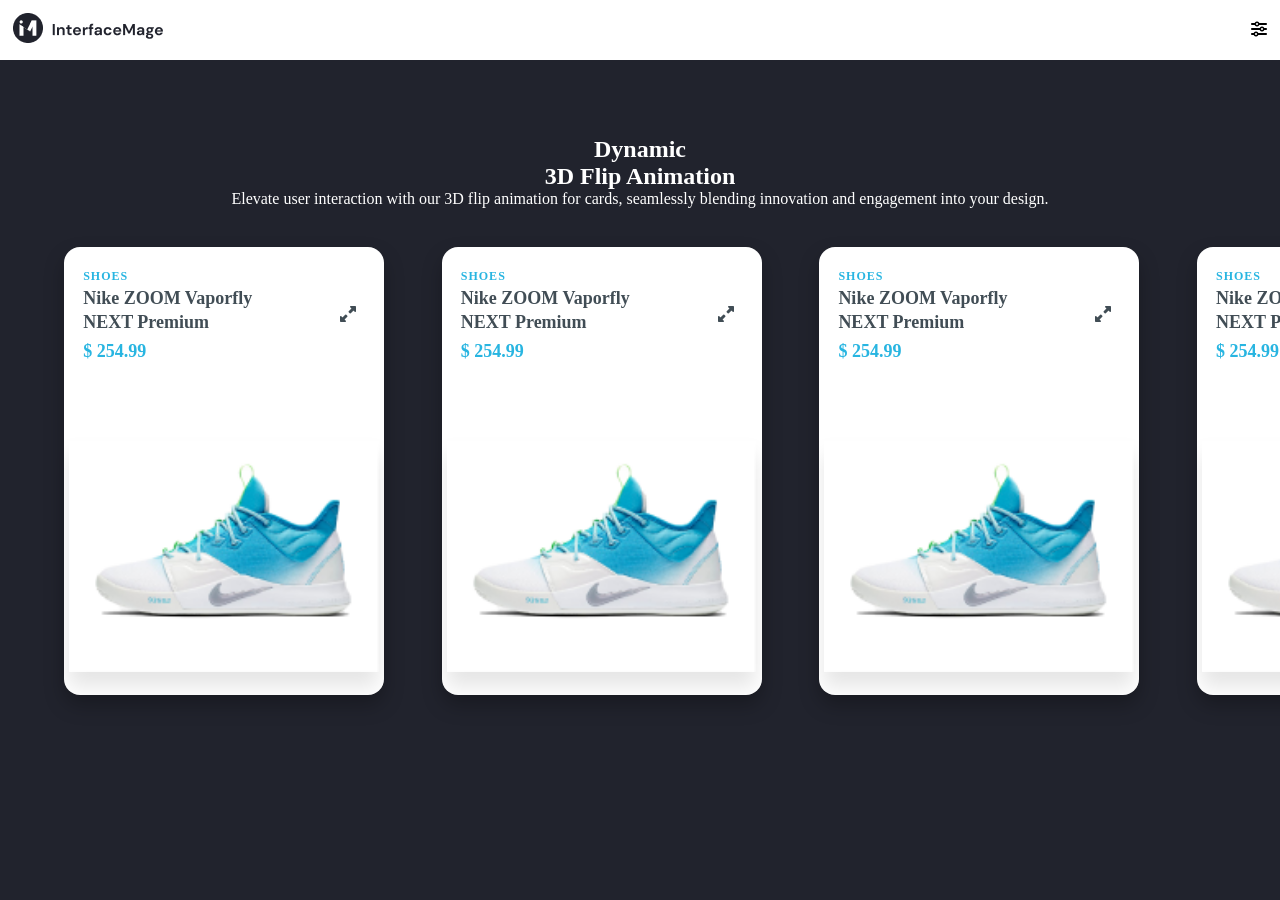
<file: Task-06-FlipCard/index.html>
<!doctype html>
<html lang="en">
  <head>
    <meta charset="UTF-8" />
    <meta name="viewport" content="width=device-width, initial-scale=1.0" />
    <link
      rel="stylesheet"
      href="https://cdnjs.cloudflare.com/ajax/libs/font-awesome/6.5.1/css/all.min.css"
      crossorigin="anonymous"
      referrerpolicy="no-referrer"
    />
    <link rel="stylesheet" href="css/style.css" />
    <title>Flip Card</title>
  </head>
  <body>
    <nav>
      <div class="nav-bar w-100 py-1 d-flex justify-space align-center py-x">
        <div class="logo">
          <img src="imges/Group.png" alt="#" />
        </div>
        <div class="icon">
          <i class="fa-solid fa-sliders"></i>
        </div>
      </div>
    </nav>
    <section>
      <div class="content col-12 text-center justify-space py-y">
        <h1>Dynamic</h1>
        <h1>3D Flip Animation</h1>
        <p>
          Elevate user interaction with our 3D flip animation for cards,
          seamlessly blending innovation and engagement into your design.
        </p>
      </div>

    <div class="w-100 d-flex justify-center py-y">
        <div class="cards-slider w-100 d-flex py-y">
            <div class="flip-card">
            <div class="flip-wrapper relative">
              <div class="card-inner absolute d-flex d-column justify-space">
                <div
                  class="card-header d-flex justify-space align-center w-100"
                >
                  <div>
                    <span>SHOES</span>
                    <h3>Nike ZOOM Vaporfly<br />NEXT Premium</h3>
                    <p>$ 254.99</p>
                  </div>
                  <div class="icon-expand">
                    <i
                      class="fa-solid fa-up-right-and-down-left-from-center"
                    ></i>
                  </div>
                </div>

                <div class="shoe-image text-center w-100">
                  <img src="imges/Frame 10.png" alt="Nike Shoe" />
                </div>
              </div>

              <div class="outer absolute d-flex d-column justify-space">
                <div
                  class="card-header d-flex justify-space align-center w-100"
                >
                  <div>
                    <span>SHOES</span>
                    <h3>Nike ZOOM Vaporfly<br />NEXT Premium</h3>
                    <p>$ 254.99</p>
                  </div>
                  <div class="icon-shrink">
                    <i class="fa-solid fa-down-left-and-up-right-to-center"></i>
                  </div>
                </div>

                <div class="shoe-image-small text-center w-100">
                  <img src="imges/Frame 10.png" alt="Nike Shoe" />
                </div>

                <div class="size-section w-100">
                  <p>SELECT SIZE</p>
                  <div class="sizes d-flex justify-space align-center w-100">
                    <span>5</span>
                    <span>6</span>
                    <span>7</span>
                    <span>8</span>
                    <span>9</span>
                  </div>
                </div>

                <div
                  class="action-buttons d-flex justify-space align-center w-100"
                >
                  <button class="btn-fav">
                    <i class="fa-regular fa-heart"></i>
                  </button>
                  <button
                    class="btn-cart d-flex justify-center align-center w-75"
                  >
                    <i class="fa-solid fa-cart-shopping"></i>
                    ADD TO CART
                  </button>
                </div>
              </div>
            </div>
            </div>
            <div class="flip-card">
            <div class="flip-wrapper relative">
              <div class="card-inner absolute d-flex d-column justify-space">
                <div
                  class="card-header d-flex justify-space align-center w-100"
                >
                  <div>
                    <span>SHOES</span>
                    <h3>Nike ZOOM Vaporfly<br />NEXT Premium</h3>
                    <p>$ 254.99</p>
                  </div>
                  <div class="icon-expand">
                    <i
                      class="fa-solid fa-up-right-and-down-left-from-center"
                    ></i>
                  </div>
                </div>

                <div class="shoe-image text-center w-100">
                  <img src="imges/Frame 10.png" alt="Nike Shoe" />
                </div>
              </div>

              <div class="outer absolute d-flex d-column justify-space">
                <div
                  class="card-header d-flex justify-space align-center w-100"
                >
                  <div>
                    <span>SHOES</span>
                    <h3>Nike ZOOM Vaporfly<br />NEXT Premium</h3>
                    <p>$ 254.99</p>
                  </div>
                  <div class="icon-shrink">
                    <i class="fa-solid fa-down-left-and-up-right-to-center"></i>
                  </div>
                </div>

                <div class="shoe-image-small text-center w-100">
                  <img src="imges/Frame 10.png" alt="Nike Shoe" />
                </div>

                <div class="size-section w-100">
                  <p>SELECT SIZE</p>
                  <div class="sizes d-flex justify-space align-center w-100">
                    <span>5</span>
                    <span>6</span>
                    <span>7</span>
                    <span>8</span>
                    <span>9</span>
                  </div>
                </div>

                <div
                  class="action-buttons d-flex justify-space align-center w-100"
                >
                  <button class="btn-fav">
                    <i class="fa-regular fa-heart"></i>
                  </button>
                  <button
                    class="btn-cart d-flex justify-center align-center w-75"
                  >
                    <i class="fa-solid fa-cart-shopping"></i>
                    ADD TO CART
                  </button>
                </div>
              </div>
            </div>
            </div>
            <div class="flip-card">
            <div class="flip-wrapper relative">
              <div class="card-inner absolute d-flex d-column justify-space">
                <div
                  class="card-header d-flex justify-space align-center w-100"
                >
                  <div>
                    <span>SHOES</span>
                    <h3>Nike ZOOM Vaporfly<br />NEXT Premium</h3>
                    <p>$ 254.99</p>
                  </div>
                  <div class="icon-expand">
                    <i
                      class="fa-solid fa-up-right-and-down-left-from-center"
                    ></i>
                  </div>
                </div>

                <div class="shoe-image text-center w-100">
                  <img src="imges/Frame 10.png" alt="Nike Shoe" />
                </div>
              </div>

              <div class="outer absolute d-flex d-column justify-space">
                <div
                  class="card-header d-flex justify-space align-center w-100"
                >
                  <div>
                    <span>SHOES</span>
                    <h3>Nike ZOOM Vaporfly<br />NEXT Premium</h3>
                    <p>$ 254.99</p>
                  </div>
                  <div class="icon-shrink">
                    <i class="fa-solid fa-down-left-and-up-right-to-center"></i>
                  </div>
                </div>

                <div class="shoe-image-small text-center w-100">
                  <img src="imges/Frame 10.png" alt="Nike Shoe" />
                </div>

                <div class="size-section w-100">
                  <p>SELECT SIZE</p>
                  <div class="sizes d-flex justify-space align-center w-100">
                    <span>5</span>
                    <span>6</span>
                    <span>7</span>
                    <span>8</span>
                    <span>9</span>
                  </div>
                </div>

                <div
                  class="action-buttons d-flex justify-space align-center w-100"
                >
                  <button class="btn-fav">
                    <i class="fa-regular fa-heart"></i>
                  </button>
                  <button
                    class="btn-cart d-flex justify-center align-center w-75"
                  >
                    <i class="fa-solid fa-cart-shopping"></i>
                    ADD TO CART
                  </button>
                </div>
              </div>
            </div>
            </div>
            <div class="flip-card">
            <div class="flip-wrapper relative">
              <div class="card-inner absolute d-flex d-column justify-space">
                <div
                  class="card-header d-flex justify-space align-center w-100"
                >
                  <div>
                    <span>SHOES</span>
                    <h3>Nike ZOOM Vaporfly<br />NEXT Premium</h3>
                    <p>$ 254.99</p>
                  </div>
                  <div class="icon-expand">
                    <i
                      class="fa-solid fa-up-right-and-down-left-from-center"
                    ></i>
                  </div>
                </div>

                <div class="shoe-image text-center w-100">
                  <img src="imges/Frame 10.png" alt="Nike Shoe" />
                </div>
              </div>

              <div class="outer absolute d-flex d-column justify-space">
                <div
                  class="card-header d-flex justify-space align-center w-100"
                >
                  <div>
                    <span>SHOES</span>
                    <h3>Nike ZOOM Vaporfly<br />NEXT Premium</h3>
                    <p>$ 254.99</p>
                  </div>
                  <div class="icon-shrink">
                    <i class="fa-solid fa-down-left-and-up-right-to-center"></i>
                  </div>
                </div>

                <div class="shoe-image-small text-center w-100">
                  <img src="imges/Frame 10.png" alt="Nike Shoe" />
                </div>

                <div class="size-section w-100">
                  <p>SELECT SIZE</p>
                  <div class="sizes d-flex justify-space align-center w-100">
                    <span>5</span>
                    <span>6</span>
                    <span>7</span>
                    <span>8</span>
                    <span>9</span>
                  </div>
                </div>

                <div
                  class="action-buttons d-flex justify-space align-center w-100"
                >
                  <button class="btn-fav">
                    <i class="fa-regular fa-heart"></i>
                  </button>
                  <button
                    class="btn-cart d-flex justify-center align-center w-75"
                  >
                    <i class="fa-solid fa-cart-shopping"></i>
                    ADD TO CART
                  </button>
                </div>
              </div>
            </div>
            </div>
            <div class="flip-card">
            <div class="flip-wrapper relative">
              <div class="card-inner absolute d-flex d-column justify-space">
                <div
                  class="card-header d-flex justify-space align-center w-100"
                >
                  <div>
                    <span>SHOES</span>
                    <h3>Nike ZOOM Vaporfly<br />NEXT Premium</h3>
                    <p>$ 254.99</p>
                  </div>
                  <div class="icon-expand">
                    <i
                      class="fa-solid fa-up-right-and-down-left-from-center"
                    ></i>
                  </div>
                </div>

                <div class="shoe-image text-center w-100">
                  <img src="imges/Frame 10.png" alt="Nike Shoe" />
                </div>
              </div>

              <div class="outer absolute d-flex d-column justify-space">
                <div
                  class="card-header d-flex justify-space align-center w-100"
                >
                  <div>
                    <span>SHOES</span>
                    <h3>Nike ZOOM Vaporfly<br />NEXT Premium</h3>
                    <p>$ 254.99</p>
                  </div>
                  <div class="icon-shrink">
                    <i class="fa-solid fa-down-left-and-up-right-to-center"></i>
                  </div>
                </div>

                <div class="shoe-image-small text-center w-100">
                  <img src="imges/Frame 10.png" alt="Nike Shoe" />
                </div>

                <div class="size-section w-100">
                  <p>SELECT SIZE</p>
                  <div class="sizes d-flex justify-space align-center w-100">
                    <span>5</span>
                    <span>6</span>
                    <span>7</span>
                    <span>8</span>
                    <span>9</span>
                  </div>
                </div>

                <div
                  class="action-buttons d-flex justify-space align-center w-100"
                >
                  <button class="btn-fav">
                    <i class="fa-regular fa-heart"></i>
                  </button>
                  <button
                    class="btn-cart d-flex justify-center align-center w-75"
                  >
                    <i class="fa-solid fa-cart-shopping"></i>
                    ADD TO CART
                  </button>
                </div>
              </div>
            </div>
            </div>
            <div class="flip-card">
            <div class="flip-wrapper relative">
              <div class="card-inner absolute d-flex d-column justify-space">
                <div
                  class="card-header d-flex justify-space align-center w-100"
                >
                  <div>
                    <span>SHOES</span>
                    <h3>Nike ZOOM Vaporfly<br />NEXT Premium</h3>
                    <p>$ 254.99</p>
                  </div>
                  <div class="icon-expand">
                    <i
                      class="fa-solid fa-up-right-and-down-left-from-center"
                    ></i>
                  </div>
                </div>

                <div class="shoe-image text-center w-100">
                  <img src="imges/Frame 10.png" alt="Nike Shoe" />
                </div>
              </div>

              <div class="outer absolute d-flex d-column justify-space">
                <div
                  class="card-header d-flex justify-space align-center w-100"
                >
                  <div>
                    <span>SHOES</span>
                    <h3>Nike ZOOM Vaporfly<br />NEXT Premium</h3>
                    <p>$ 254.99</p>
                  </div>
                  <div class="icon-shrink">
                    <i class="fa-solid fa-down-left-and-up-right-to-center"></i>
                  </div>
                </div>

                <div class="shoe-image-small text-center w-100">
                  <img src="imges/Frame 10.png" alt="Nike Shoe" />
                </div>

                <div class="size-section w-100">
                  <p>SELECT SIZE</p>
                  <div class="sizes d-flex justify-space align-center w-100">
                    <span>5</span>
                    <span>6</span>
                    <span>7</span>
                    <span>8</span>
                    <span>9</span>
                  </div>
                </div>

                <div
                  class="action-buttons d-flex justify-space align-center w-100"
                >
                  <button class="btn-fav">
                    <i class="fa-regular fa-heart"></i>
                  </button>
                  <button
                    class="btn-cart d-flex justify-center align-center w-75"
                  >
                    <i class="fa-solid fa-cart-shopping"></i>
                    ADD TO CART
                  </button>
                </div>
              </div>
            </div>
            </div>
            <div class="flip-card">
            <div class="flip-wrapper relative">
              <div class="card-inner absolute d-flex d-column justify-space">
                <div
                  class="card-header d-flex justify-space align-center w-100"
                >
                  <div>
                    <span>SHOES</span>
                    <h3>Nike ZOOM Vaporfly<br />NEXT Premium</h3>
                    <p>$ 254.99</p>
                  </div>
                  <div class="icon-expand">
                    <i
                      class="fa-solid fa-up-right-and-down-left-from-center"
                    ></i>
                  </div>
                </div>

                <div class="shoe-image text-center w-100">
                  <img src="imges/Frame 10.png" alt="Nike Shoe" />
                </div>
              </div>

              <div class="outer absolute d-flex d-column justify-space">
                <div
                  class="card-header d-flex justify-space align-center w-100"
                >
                  <div>
                    <span>SHOES</span>
                    <h3>Nike ZOOM Vaporfly<br />NEXT Premium</h3>
                    <p>$ 254.99</p>
                  </div>
                  <div class="icon-shrink">
                    <i class="fa-solid fa-down-left-and-up-right-to-center"></i>
                  </div>
                </div>

                <div class="shoe-image-small text-center w-100">
                  <img src="imges/Frame 10.png" alt="Nike Shoe" />
                </div>

                <div class="size-section w-100">
                  <p>SELECT SIZE</p>
                  <div class="sizes d-flex justify-space align-center w-100">
                    <span>5</span>
                    <span>6</span>
                    <span>7</span>
                    <span>8</span>
                    <span>9</span>
                  </div>
                </div>

                <div
                  class="action-buttons d-flex justify-space align-center w-100"
                >
                  <button class="btn-fav">
                    <i class="fa-regular fa-heart"></i>
                  </button>
                  <button
                    class="btn-cart d-flex justify-center align-center w-75"
                  >
                    <i class="fa-solid fa-cart-shopping"></i>
                    ADD TO CART
                  </button>
                </div>
              </div>
            </div>
            </div>
        </div>
    </div>
    </section>
  </body>
</html>
</file>
<file: Task-01-Regisitratiion form/style.css>
* {
  margin: 0;
  padding: 0;
  box-sizing: border-box;
}
.continer {
  width: 100%;
  border: 1px solid #000;
}
.header {
  background-color: red;
  font-size: 26px;
  font-weight: bold;
  padding: 8px 16px;
  color: white;
}
.header span {
  font-size: 16px;
}
.title {
  padding: 6px;
}
.title p {
  color: red;
  margin: 8px 0px;
}
.section {
  text-align: center;
  width: 95%;
  margin: auto;
}
.section-title {
  background-color: #b1b1b1;
  color: black;
  text-align: left;
}
.section-content {
  background-color: #f0f0f0;
  font-size: 22px;
}
.section-content .row input {
  width: 400px;
  margin: 16px;
  height: 30px;
}
.section-content .row select {
  width: 400px;
  margin: 16px;
  height: 30px;
}
.row {
  text-align: center;
  margin-bottom: 10px;
}
.row label {
  display: inline-block;
  width: 150px;
  text-align: right;
  margin-right: 10px;
}
.radio-box {
  display: inline-block;
  width: 400px;
  border: 1px solid #ccc;
  padding: 10px;
  background-color: #fff;
  text-align: left;
  border-radius: 15px;
}

.radio-box input[type="radio"] {
  width: auto !important;
  margin: 0 5px 10px 0 !important;
}

.radio-box label {
  width: auto !important;
  display: inline !important;
  text-align: left !important;
}
.section-content .row textarea {
  width: 400px;
  padding: 5px;
  border: 1px solid #ccc;
}

.buttons-row {
    text-align: center; 
    margin-top: 20px;
    padding-bottom: 30px; 
}

.btn-reset, .btn-submit {
    background-color: #cc0000; 
    color: white;
    border: none;
    padding: 8px 20px;
    font-weight: bold;
    cursor: pointer;
    margin: 0 5px; 
}
</file>
<file: Task-02-Numbers-Latout/style.css>
body {
    background-color: #320a0a;
    margin: 0;
    padding: 0;
}

.container {
    text-align: center;
    padding-top: 50px;
}

.word {
    display: inline-block;
    color: white;
    font-weight: bold;
    font-size: 40px;
    letter-spacing: 15px;
    border-bottom: 15px solid #2a5d74;
    margin-bottom: 20px;
    padding: 0 20px 5px 20px;
}

#paula.word:hover{
font-size: 60px;
transition: 1s;
color: gold;
}
</file>
<file: Task-03-Calculator/style.css>
body {
  height: 100vh;
  display: flex;
  justify-content: center;
  align-items: center;
  margin: 0;
}

.card {
  background-color: white;
  padding: 20px;
  border-radius: 15px;
  box-shadow: 0 10px 20px rgba(0, 0, 0, 0.2);
  width: 280px;
  text-align: center;
}

.screen {
  background-color: #f8f8f8;
  padding: 15px;
  border-radius: 8px;
  text-align: right;
  font-size: 24px;
  font-weight: bold;
  margin-bottom: 20px;
  border: 1px solid #eee;
}

table {
  width: 100%;
}

button {
  width: 50px;
  height: 50px;
  border-radius: 8px;
  border: none;
  font-size: 18px;
  font-weight: bold;
}

.btn-orange {
  background-color: #d5a035;
  color: #444;
}
.btn-blue {
  background-color: #d1e9ff;
  color: #444;
}
.btn-red {
  background-color: #ff5c5c;
  color: white;
}

.btn-equal {
  width: 100%;
  height: 50px;
  background-color: #ff5c5c;
  color: white;
  margin-top: 10px;
  border-radius: 8px;
  font-size: 22px;
}
</file>
<file: Task-04-Landscaping-website/style.css>
* {
  margin: 0;
  padding: 0;
  box-sizing: border-box;
  text-decoration: none;
  list-style: none;
  font-family: "Montserrat", sans-serif;
}
.button-spical {
  color: white !important;
  background-color: #2da884 !important;
}
.main-section {
  height: 100vh;
  background-image: url(imges/1.png);
  background-size: cover;
  background-repeat: no-repeat;
}
.nav-bar {
  width: 100%;
  text-align: center;
  border-bottom: 1px solid white;
}
.logo {
  display: inline-block;
  width: calc(100% / 3);
  font-size: 40px;
  color: white;
}
.menu {
  display: inline-block;
  width: calc(100% / 3);
}
.menu li {
  display: inline-block;
  margin: 2% 20px;
}
.menu li a {
  color: white;
  font-size: 20px;
}
.button {
  display: inline;
  width: calc(100% / 3);
}
.button button {
  width: 130px;
  border: 0px solid white;
  border-radius: 20px;
  height: 40px;
  margin: 40px;
  background-color: white;
  color: #2da884;
  font-size: 22px;
}
.contat-main-section {
  text-align: center;
  color: white;
  margin-top: 24px;
}
.contat-main-section h1 {
  font-size: 100px;
}
.contat-main-section p {
  font-size: 16px;
}
.button-main-section {
  text-align: center;
  margin: auto;
}
.button-main-section button {
  width: 180px;
  border: 0px solid white;
  border-radius: 40px;
  height: 88px;
  margin: 20px;
  background-color: white;
  color: #2da884;
  font-size: 20px;
}
.card-main-section {
  width: 60%;
  background-color: white;
  margin: auto;
  border: 0px solid;
  border-radius: 15px;
  height: 120px;
}
.box-card {
  width: 24%;
  text-align: center;
  margin: auto;
  display: inline-block;
  border-right: 1px black solid;
}
.box-card h3 {
  font-size: 40px;
  margin: 25px;
}
.box-card span {
  color: #2da884;
}
.box-card p {
  margin-top: 0px;
  font-size: 10px;
  color: #5d5d5d;
}
#spical-card {
  border-right: 0px !important;
}
.about-us {
  height: 100vh;
  background-color: white;
  margin-bottom: 30px;
}
.text-about {
  display: inline-block;
  margin: 40px 2%;
}
.about-us .text-about h2 {
  font-size: 60px;
  color: #232a42;
}
.about-us .text-about span {
  color: #2da884;
}
.about-us .text-about p {
  color: #525252;
}
.card-about {
  vertical-align: top;
  width: 100%;
}
.lift-card {
  width: 50%;
  display: inline-block;
  vertical-align: top;
}
.lift-card .card {
  margin: auto;
  margin-top: 20px;
  width: 47%;
  padding: 20px;
  border: 0px solid;
  border-radius: 16px;
  box-shadow: 2px 2px 3px 3px rgba(0, 0, 0, 0.09);
}
.lift-card .card img {
  width: 50px;
  margin: 0px 0px 20px 0px;
}
.lift-card .card h3 {
  margin: 0px 0px 20px 0px;
  font-size: 25px;
}
.lift-card .card span {
  color: #2da884;
}
.lift-card .card p {
  font-size: 10px;
  color: #525252;
}
.right-card {
  width: 49%;
  display: inline-block;
  vertical-align: top;
}
.right-card .img-card {
  border-radius: 16px;
  width: 70%;
  overflow: hidden;
  margin: auto;
  vertical-align: middle;
}
.right-card .img-card img {
  height: 430px;
  width: 100%;
}
.why-choose-us {
  height: 80vh;
}
.why-choose-us .contant-choose {
  width: 100%;
}
.contant-choose .left-coulm {
  width: 49%;
  margin: auto;
  display: inline-block;
  vertical-align: middle;
  margin-top: 50px;
}
.contant-choose .left-coulm img {
  margin-left: 50px;
  margin-top: 30px;
}
.contant-choose .right-coulm {
  width: 49%;
  display: inline-block;
  vertical-align: middle;
}
.right-coulm .text-right-coulm h3 {
  font-size: 67px;
  color: #2da884;
}
.right-coulm .text-right-coulm span {
  color: #232a42;
}
.right-coulm .text-right-coulm p {
  font-size: 16px;
  color: #232a42;
}

.text-icon {
  width: 100%;
  margin-top: 30px;
}
.text-icon img {
  display: inline-block;
  width: 48px;
  height: 48px;
  vertical-align: middle;
  margin-right: 200px;
}
.text-icon h5 {
  display: inline-block;
  font-size: 28px;
  vertical-align: middle;
}
.our-services {
  height: 100vh;
}
.our-services .text-our-services {
  display: inline-block;
  margin-top: 30px;
  margin-left: 2%;
}
.our-services .text-our-services h2 {
  font-size: 67px;
  color: #232a42;
}
.our-services .text-our-services span {
  color: #2da884;
}
.our-services .text-our-services p {
  font-size: 16px;
  color: #525252;
}
.our-services .card-our-services {
  width: 90%;
  margin: auto;
  margin-top: 20px;
  padding: 10px;
}
.our-services .card-our-services .card {
  width: 31%;
  display: inline-block;
  margin-right: 10px;
  border-radius: 16px;
  box-shadow: 5px 3px 5px 3px rgba(0, 0, 0, 0.09);
  height: 200px;
  padding: 5px;
  vertical-align: top;
}
.our-services .card-our-services .card span {
  color: #2da884;
}
.our-services .card-our-services .card p {
  color: #232a42;
}
.our-services .card-our-services .card h3 {
  font-size: 28px;
}
.our-services .card-our-services .card img {
  width: 50px;
  height: 50px;
}
.pricing {
  height: 100vh;
  width: 100%;
  background-color: burlywood;
}
.pricing .header-pricing {
  display: inline-block;
  width: 45%;
  text-align: center;
  margin: 30px 0px 0px 400px;
}
.pricing .header-pricing h2 {
  font-size: 67px;
  margin-bottom: 10px;
}
.pricing .header-pricing span {
  color: #2da884;
}
.pricing .header-pricing p {
  color: #232a42;
  font-size: 16px;
}
.card-price {
  width: 95%;
  margin: auto;
}
.card-price .basic-stander {
  width: 30%;
  background-color: #2da884;
  height: 60px;
  border-radius: 20px 20px 0px 0px;
  display: inline-block;
}
.card-price .basic-stander .frist {
  display: inline-block;
}
.card-price .basic-stander .frist h3 {
  font-size: 21px;
  display: inline-block;
  color: white;
}
.card-price .basic-stander .frist p {
  font-size: 21px;
  color: #2da884;
  display: inline-block;
  border: 0px solid transparent;
  width: 150px;
  margin-left: 50px;
  height: 30px;
  border-radius: 100px;
  margin-top: 8px;
  background-color: white;
  padding-left: 12px;
}
.card-price .basic-stander .second {
  width: 100%;
  height: 100px;
  text-align: center;
  background-color: white;
  color: #2da884;
  border-bottom: 1px solid #2da884;
}
.card-price .basic-stander .second h4 {
  font-size: 67px;
  margin-top: 20px;
}
.card-price .basic-stander .third {
  width: 100%;
  height: 220px;
  background-color: white;
}
.card-price .basic-stander .third img {
  display: inline-block;
  width: 24px;
  height: 24px;
  margin-left: 30px;
  margin-top: 5px;
  vertical-align: middle;
}
.card-price .basic-stander .third p {
  display: inline-block;
  margin-left: 120px;
  margin-top: 5px;
  vertical-align: middle;
}
.card-price .basic-stander .third .items-third {
  border-bottom: 1px solid #2da884;
  padding-bottom: 10px;
  margin-bottom: 20px;
}
.card-price .basic-stander .four{
    width: 100%;
    height: 90px;
    background-color: white;
    border-radius :0px 0px 20px 20px ;
    text-align: center;
    padding-top: 30px;
}
.card-price .basic-stander .four p{
    width: 150px;
    height: 50px;
    border: 0px solid transparent;
    border-radius: 100px;
    margin: auto;
    background-color: #2da884;
}
</file>
<file: Task-05-Morent-Website/css/style.css>
* {
  margin: 0;
  padding: 0;
  box-sizing: border-box;
  font-family: "Plus Jakarta Sans", sans-serif;
}
body {
  color: #1a202c;
  background-color: #f6f7f9;
}
.container {
  width: 100%;
}
.container-fulid {
  width: 90%;
  margin-left: auto;
  margin-right: auto;
}
.d-flex {
  display: flex;
}
.space-between {
  justify-content: space-between;
}
.align-item {
  align-items: center;
}
.wrap {
  flex-wrap: wrap;
}
.w-100 {
  width: 100%;
}
.w-75 {
  width: 75%;
}
.w-50 {
  width: 50%;
}
.w-25 {
  width: 25%;
}
.w-20 {
  width: 20%;
}
.fit {
  width: fit-content;
}
.py-1 {
  padding-top: 1%;
  padding-bottom: 1%;
}

.t-muted {
  color: #90a3bf;
}
.btns {
  background-color: #3563e9;
  border-radius: 4px;
  border: 0px solid transparent;
  cursor: pointer;
}
.logo {
  margin-left: 5%;
}
.search {
  border: 1px solid #e0e9f4;
  border-radius: 24px;
  background-color: white;
}
.search input {
  width: 90%;
  border: 0px;
  height: 100%;
  background: transparent;
}
.search input:focus {
  outline: none;
}
.menu-nav {
  justify-content: center;
}
.menu-nav i {
  margin-right: 15px;
  color: #596780;
}
.content-card {
  color: white;
  background-color: #54a6ff;
  border: 0px solid transparent;
  border-radius: 10px;
  flex-wrap: wrap;
  width: 48%;
  margin-bottom: 32px;
}
.text-content {
  margin: 2% 0px;
  padding-left: 5%;
}
.text-content h2 {
  font-size: 32px;
  margin-bottom: 15px;
}
.text-content p {
  margin-bottom: 20px;
}
.text-content button {
  width: 120px;
  height: 45px;
  color: white;
  font-weight: 600;
}
.img-content {
  width: 50%;
  display: flex;
  align-items: flex-end;
  justify-content: center;
}
.img-content img {
  width: 90%;
}
.booking-section {
  position: relative;
  margin-bottom: 40px;
}
.arrow-btn {
  width: 60px;
  height: 60px;
  justify-content: center;
  align-items: center;
  position: absolute;
  left: 50%;
  top: 50%;
  transform: translate(-50%, -50%);
  border-radius: 10px;
  box-shadow: 0px 4px 10px rgba(53, 99, 233, 0.3);
  color: white;
  font-size: 20px;
}
.book-card {
  background-color: #ffffff;
  padding: 24px;
  border-radius: 10px;
  width: 48%;
  box-shadow: 0 4px 10px rgba(0, 0, 0, 0.02);
  justify-content: center;
  flex-wrap: wrap;
}

.radio-header {
  margin-bottom: 20px;
  width: 100%;
}
.radio-header input[type="radio"] {
  margin-right: 10px;
  accent-color: #3563e9;
  width: 16px;
  height: 16px;
  cursor: pointer;
}
.radio-header label {
  font-weight: 600;
  color: #1a202c;
  font-size: 16px;
}

.book-details {
  width: 100%;
}
.detail-item {
  flex: 1;
  padding: 0 15px;
}

.detail-item:first-child {
  padding-left: 0;
}
.detail-item:last-child {
  padding-right: 0;
}

.border-sides {
  border-left: 1px solid #e0e9f4;
  border-right: 1px solid #e0e9f4;
}

.detail-item h4 {
  font-size: 16px;
  margin-bottom: 8px;
  color: #1a202c;
}

.select-box span {
  font-size: 12px;
}
.select-box i {
  font-size: 12px;
  color: #1a202c;
  cursor: pointer;
}
.cars-container {
  gap: 20px;
  margin-top: 40px;
}

.car-card {
  width: calc(25% - 15px);
  background-color: #ffffff;
  padding: 24px;
  border-radius: 10px;
  box-shadow: 0 4px 10px rgba(0, 0, 0, 0.02);
}

.car-card h3 {
  font-size: 18px;
  color: #1a202c;
  margin-bottom: 4px;
}

.car-img {
  margin: 30px 0;
  text-align: center;
}

.car-specs {
  font-size: 14px;
  margin-bottom: 24px;
}

.car-specs span {
  display: flex;
  align-items: center;
  gap: 6px;
}

.rent-btn {
  padding: 12px 20px;
  color: white;
  cursor: pointer;
  font-weight: 600;
}

.price h4 {
  font-size: 20px;
  color: #1a202c;
  display: flex;
  align-items: center;
}
</file>
<file: Task-06-FlipCard/css/style.css>
* {
  margin: 0px;
  padding: 0px;
  box-sizing: border-box;
}
.py-1 {
  padding: 1%;
}
.py-x {
  padding-left: 1%;
  padding-right: 1%;
}
.py-y {
  padding-bottom: 1%;
  padding-top: 1%;
}
.d-flex {
  display: flex;
}
.justify-space {
  justify-content: space-between;
}
.d-column{
  flex-direction:column ;
}
.justify-center {
  justify-content: center;
}
.align-center {
  align-items: center;
}
.text-center{
    text-align: center;
}
.line-hight{
  line-height: 1.4rem;
}
.w-100 {
  width: 100%;
}
.w-75 {
  width: 75%;
}
.w-50 {
  width: 50%;
}
.w-25 {
  width: 25%;
}
.col-1 {
  width: calc(1 / 12 * 100%);
}
.col-2 {
  width: calc(2 / 12 * 100%);
}
.col-3 {
  width: calc(3 / 12 * 100%);
}
.col-4 {
  width: calc(4 / 12 * 100%);
}
.col-5 {
  width: calc(5 / 12 * 100%);
}
.col-6 {
  width: calc(6 / 12 * 100%);
}
.col-7 {
  width: calc(7 / 12 * 100%);
}
.col-8 {
  width: calc(8 / 12 * 100%);
}
.col-9 {
  width: calc(9 / 12 * 100%);
}
.col-10 {
  width: calc(10 / 12 * 100%);
}
.col-11 {
  width: calc(11 / 12 * 100%);
}
.col-12 {
  width: calc(12 / 12 * 100%);
}
.relative{
  position: relative;
}
.absolute{
  position: absolute;
}
.container{
    width: 100%;
}
body{
      background-color: #21232d;
      color: white;

}
.nav-bar{
    background-color: white;
    color: black;
}
.content{
    margin-top: 5%;
}
/* المعجنه */
.flip-card {
  width: 90%;
  max-width: 320px;
  aspect-ratio: 1 / 1.4;
  perspective: 1000px;
}

.flip-wrapper {
  width: 100%;
  height: 100%;
  transition: transform 0.8s cubic-bezier(0.4, 0.2, 0.2, 1);
  transform-style: preserve-3d;
}

.flip-card:hover .flip-wrapper {
  transform: rotateY(180deg);
}

.card-inner, .outer {
  width: 100%;
 aspect-ratio: 1 / 1.4;
  -webkit-backface-visibility: hidden;
  backface-visibility: hidden;
  background-color: white;
  border-radius: 16px;
  padding: 6%;
  box-shadow: 0 10px 20px rgba(0, 0, 0, 0.258); 
}

.outer {
  transform: rotateY(180deg);
}

.card-header span {
  color: #28B5E1;
  font-size: 12px;
  font-weight: bold;
  letter-spacing: 1px;
}

.card-header h3 {
  color: #414D55;
  font-size: 18px;
  line-height: 1.3;
  margin: 2% 0 4% 0;
}

.card-header p {
  color: #28B5E1;
  font-size: 18px;
  font-weight: bold;
}

.icon-expand, .icon-shrink {
  width: 12%;
  aspect-ratio: 1 / 1;
  background-color: white;
  border-radius: 8px;
  display: flex;
  justify-content: center;
  align-items: center;
  color: #414D55;
  cursor: pointer;
}

.shoe-image img {
  width: 110%;
  margin-left: -5%;
  margin-top: 8%;
  filter: drop-shadow(0 15px 10px rgba(0,0,0,0.1));
}

.shoe-image-small img {
  width: 70%;
  margin-top: 4%;
}

.size-section {
  margin-top: 4%;
}

.size-section p {
  color: #8c98a4;
  font-size: 11px;
  font-weight: bold;
  margin-bottom: 4%;
}

.sizes span {
  width: 18%;
  aspect-ratio: 1 / 1;
  background-color: white;
  border-radius: 8px;
  display: flex;
  justify-content: center;
  align-items: center;
  font-size: 13px;
  font-weight: bold;
  color: #414D55;
  cursor: pointer;
  transition: 0.3s;
}

.sizes span:nth-child(3) {
  background-color: #28B5E1;
  color: white;
}



.action-buttons {
  margin-top: 5%;
  gap: 5%;
}

.btn-fav {
  width: 15%;
  aspect-ratio: 1 / 1;
  border: 1px solid #28B5E1;
  background-color: transparent;
  color: #28B5E1;
  border-radius: 8px;
  font-size: 16px;
  cursor: pointer;
  transition: 0.3s;
}



.btn-cart {
  width: 80%;
  padding: 4% 0;
  background-color: #28B5E1;
  color: white;
  border: none;
  border-radius: 8px;
  font-size: 14px;
  font-weight: bold;
  gap: 10px;
  transition: 0.3s;
}


.cards-slider {
  overflow-x: auto;
  gap: 5%;
  padding-bottom: 5%;
  padding-left: 5%;
  padding-right: 5%;
}

.cards-slider::-webkit-scrollbar {
  display: none;
}

.flip-card {
  width: 90%;
  max-width: 320px;
  aspect-ratio: 1 / 1.4;
  perspective: 1000px;
  flex-shrink:0; 
}
.flip-card:hover .flip-wrapper {
  transform: rotateY(180deg);
}
.sizes span:hover {
  background-color: white;
}
.btn-cart:hover {
  background-color: #28B5E1;
}
.btn-fav:hover {
  background-color: #28B5E1;
  color: white;
}
</file>
